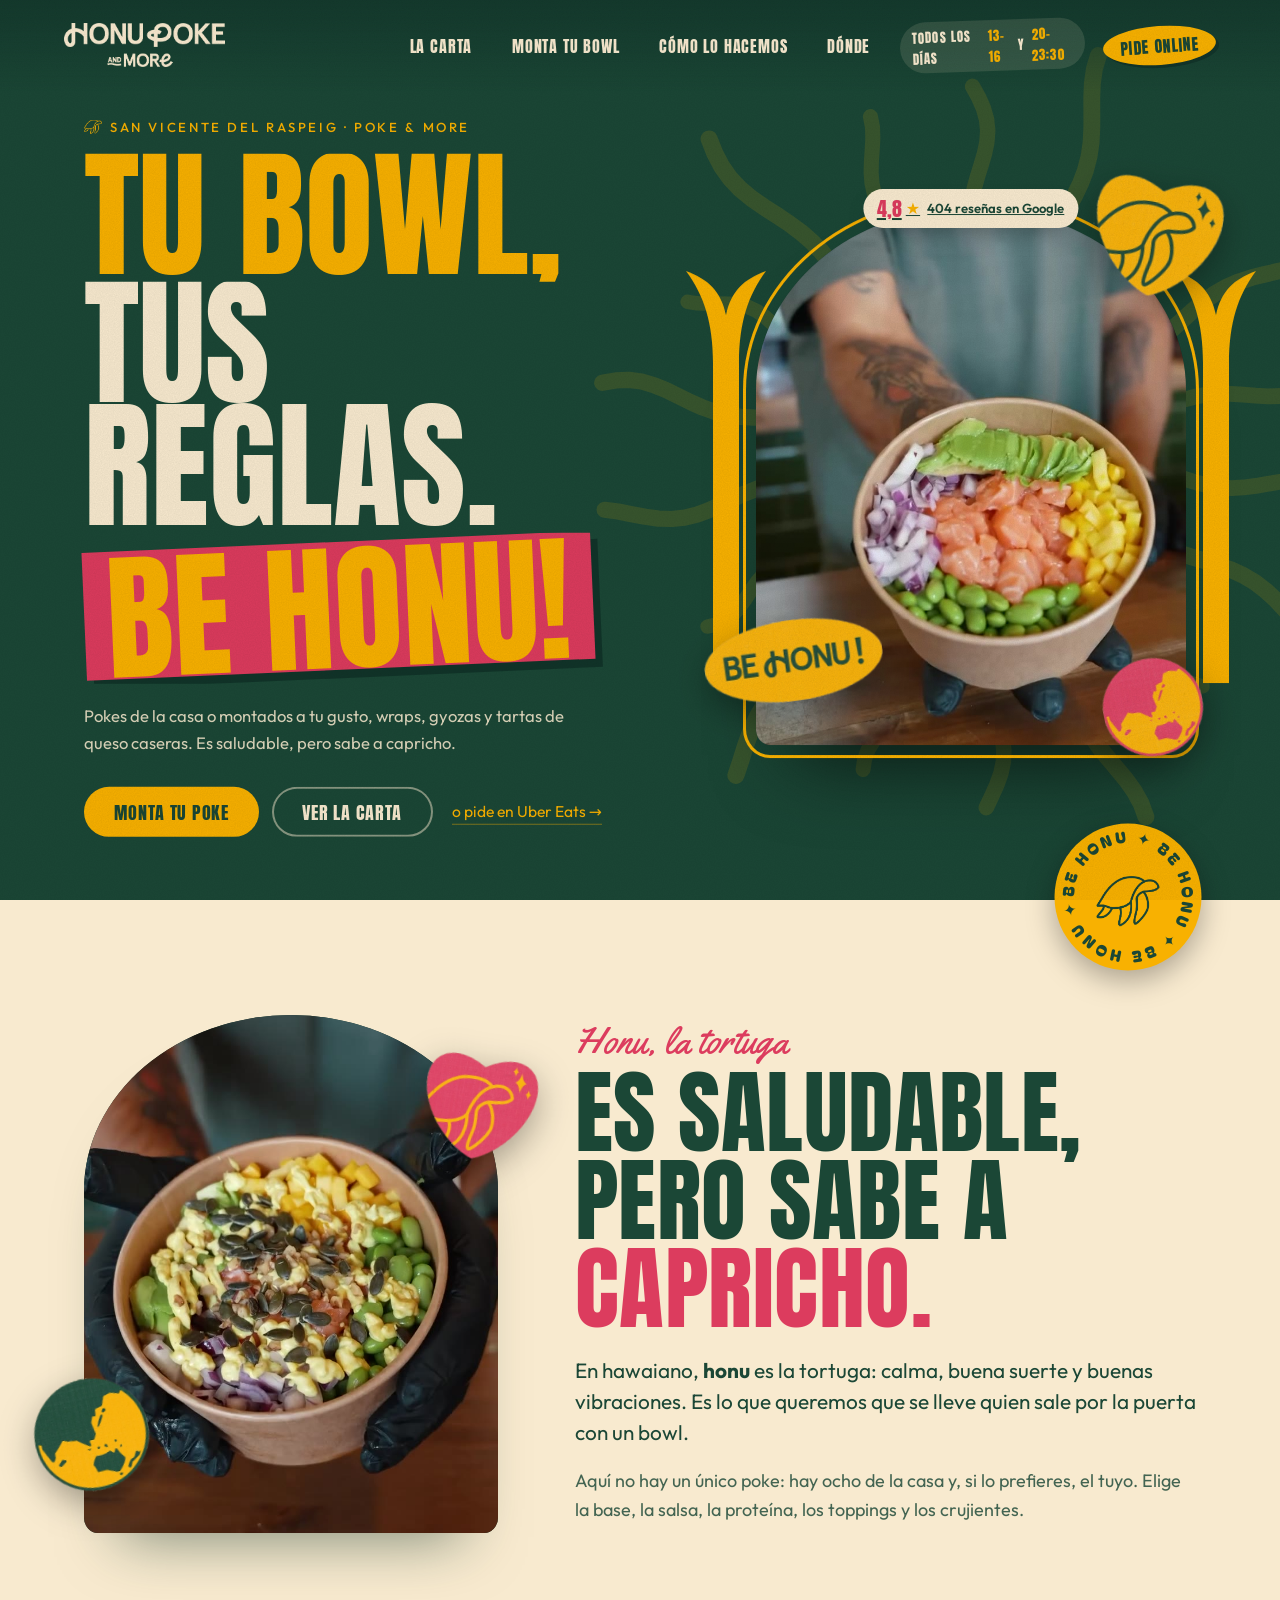
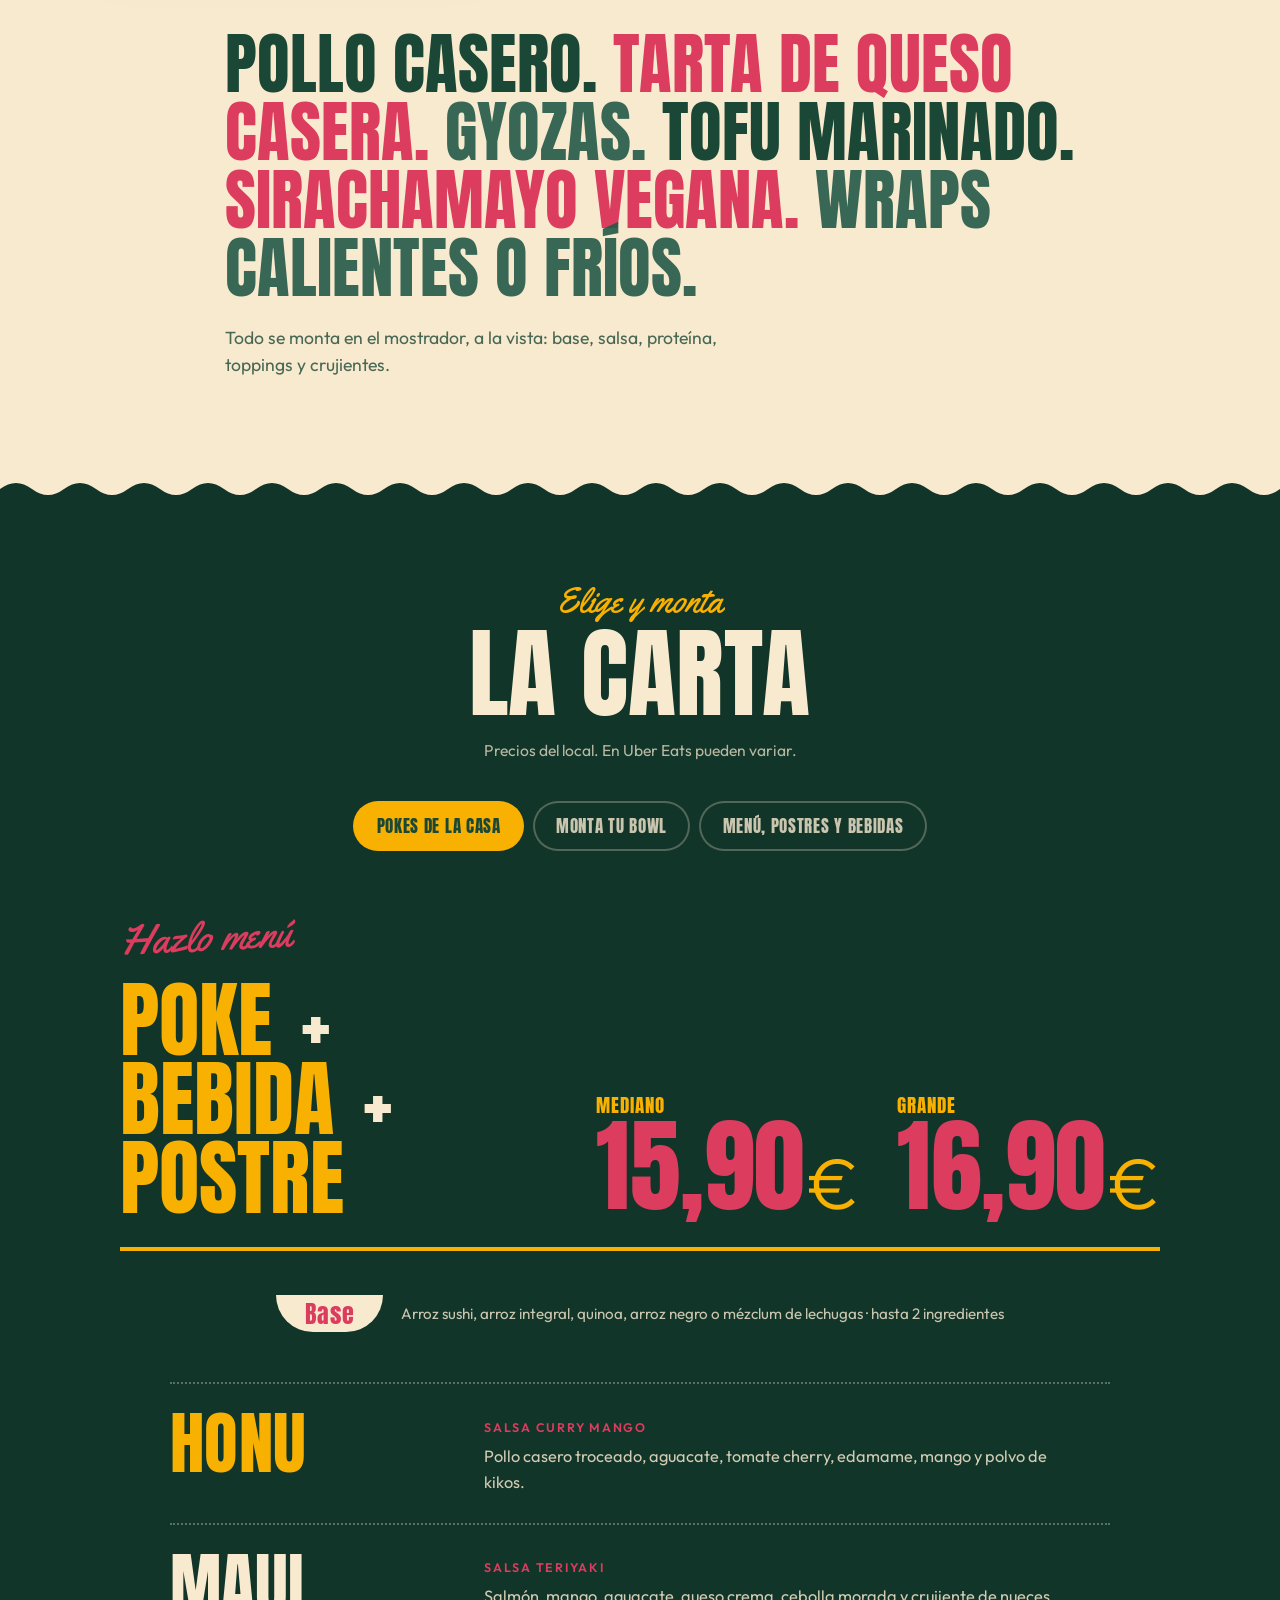
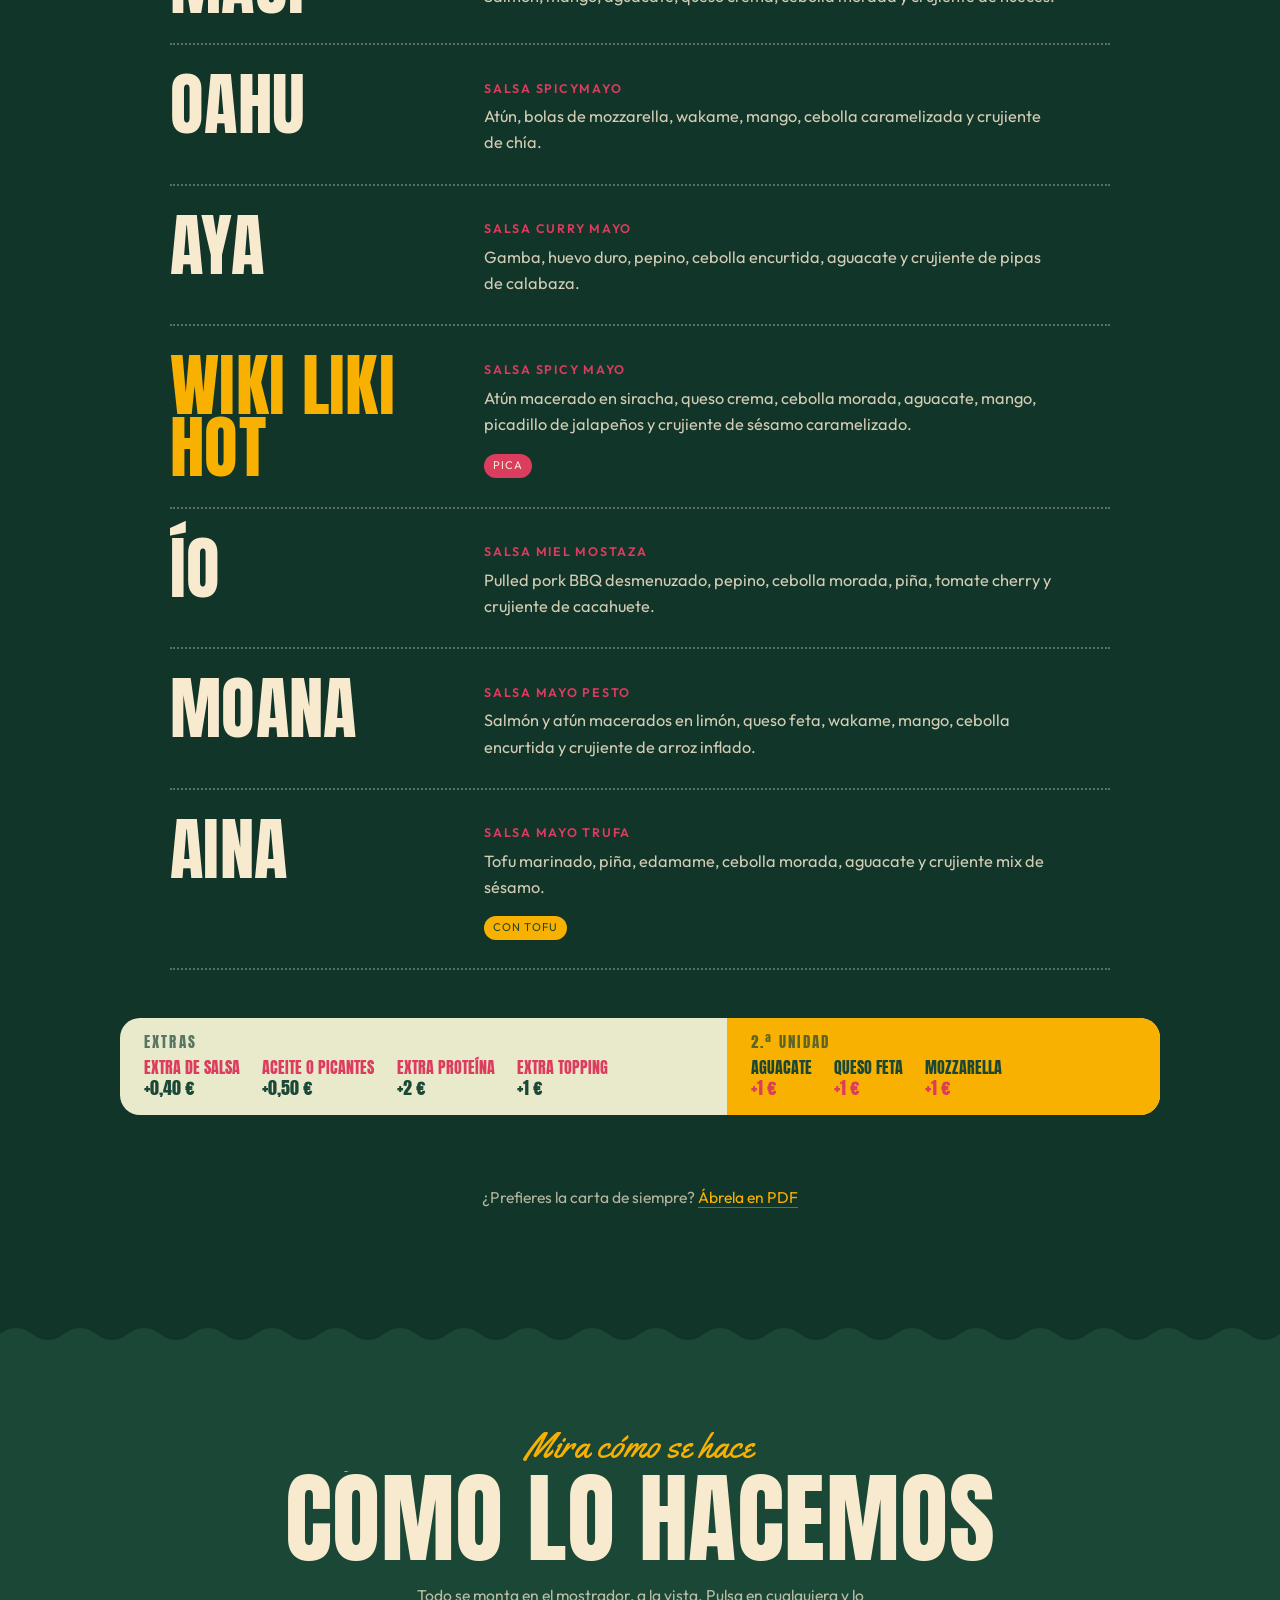
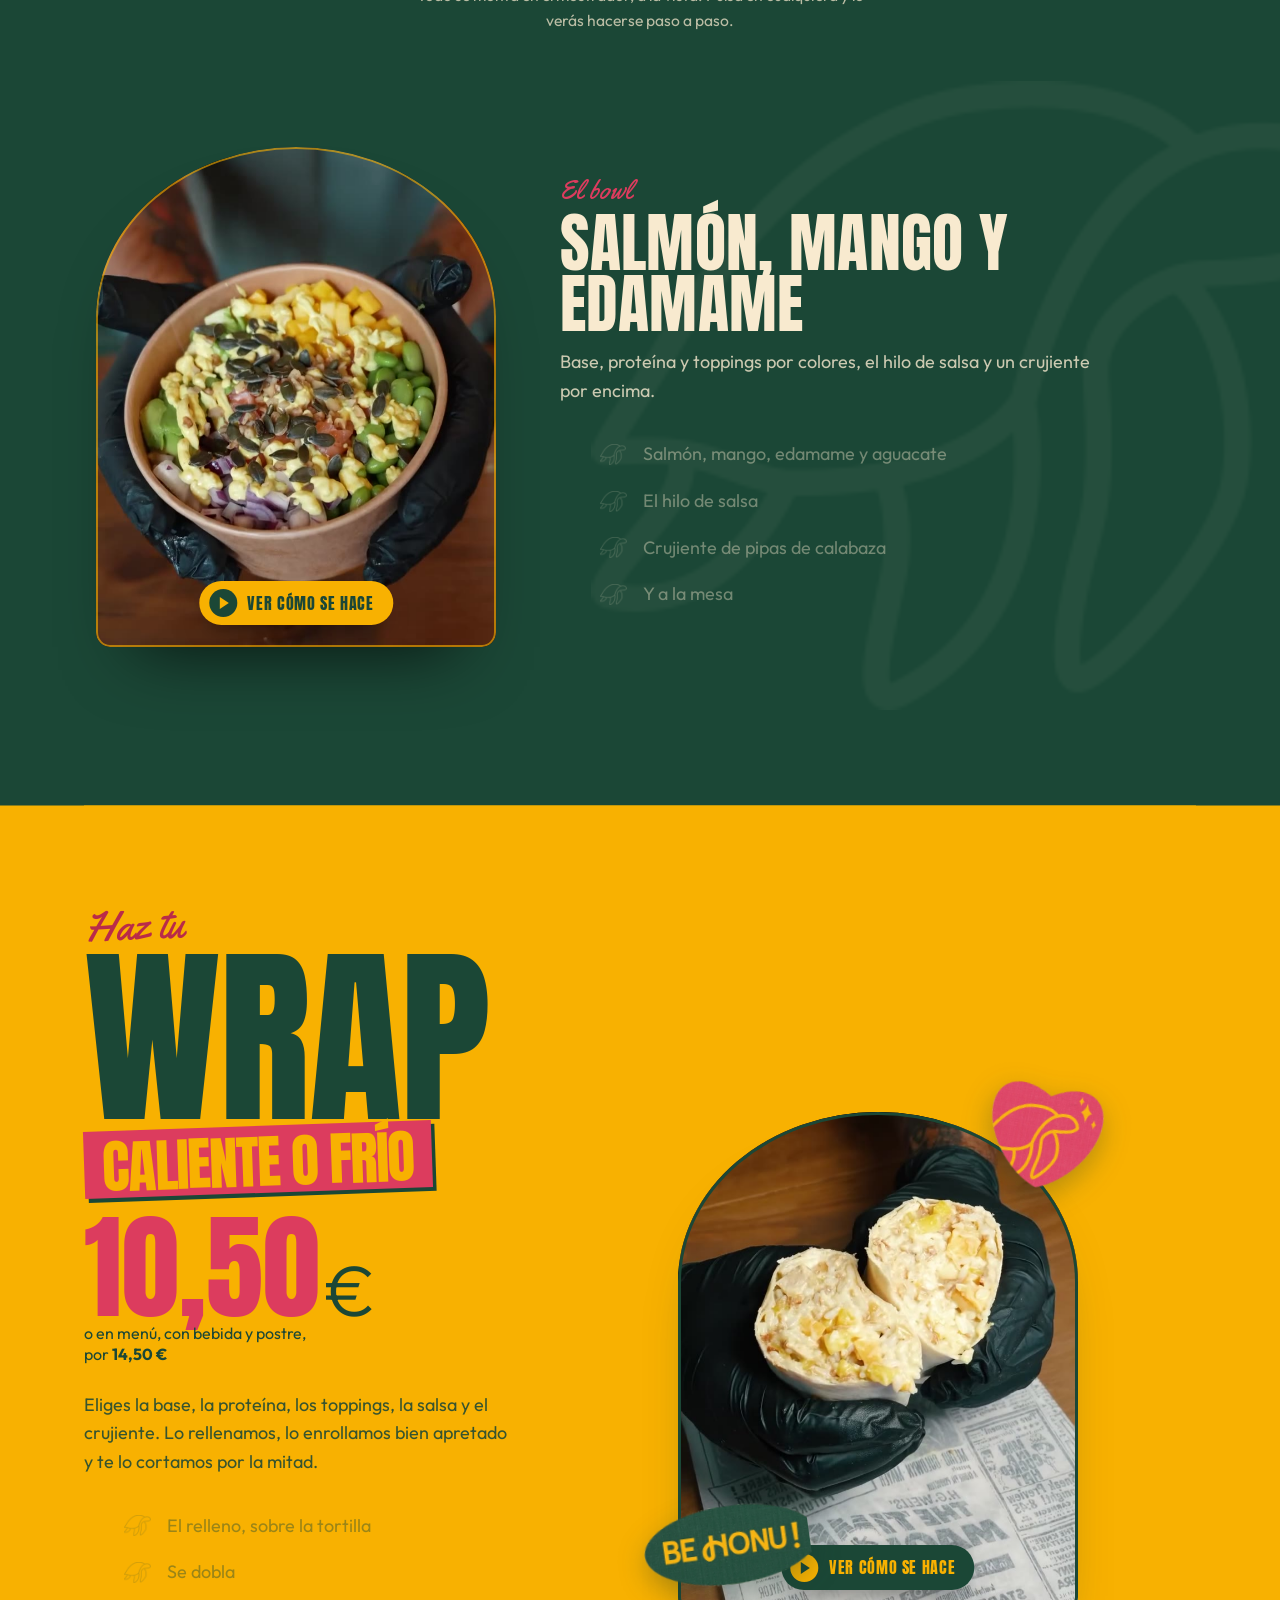
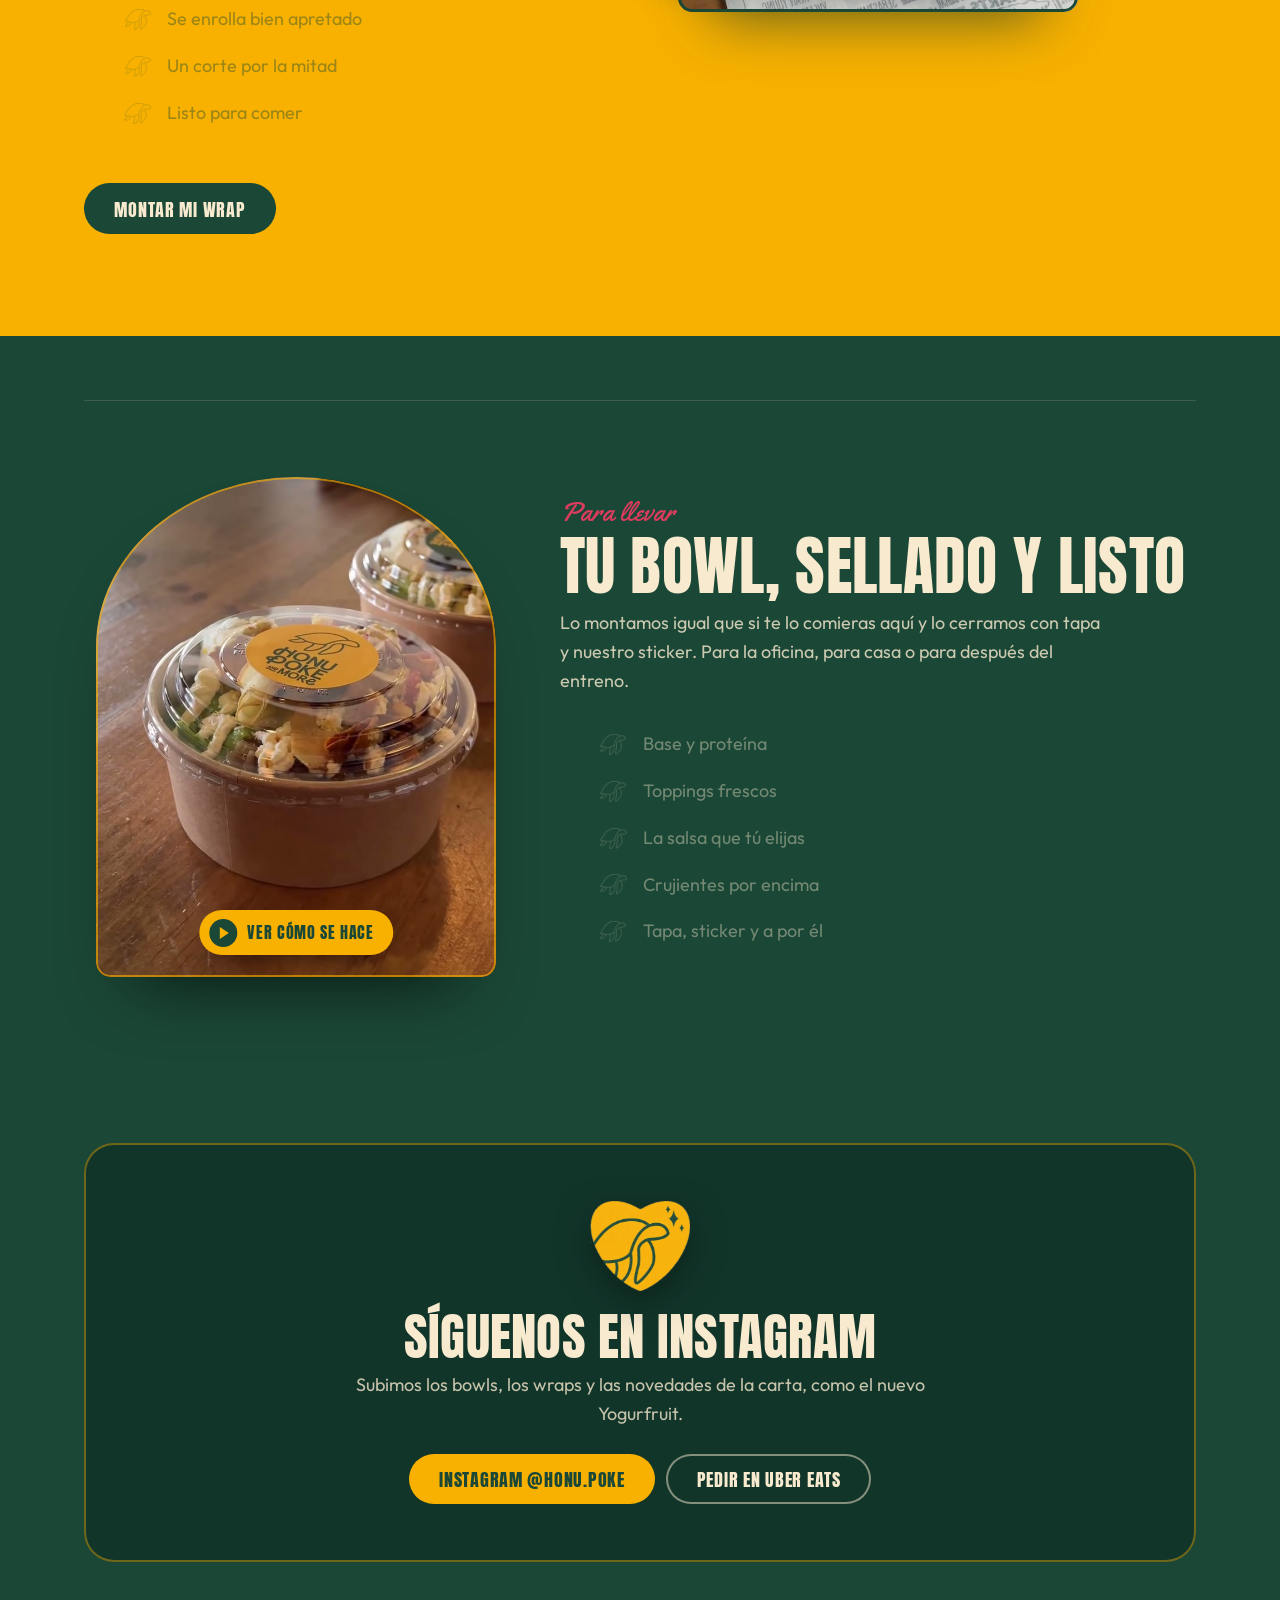
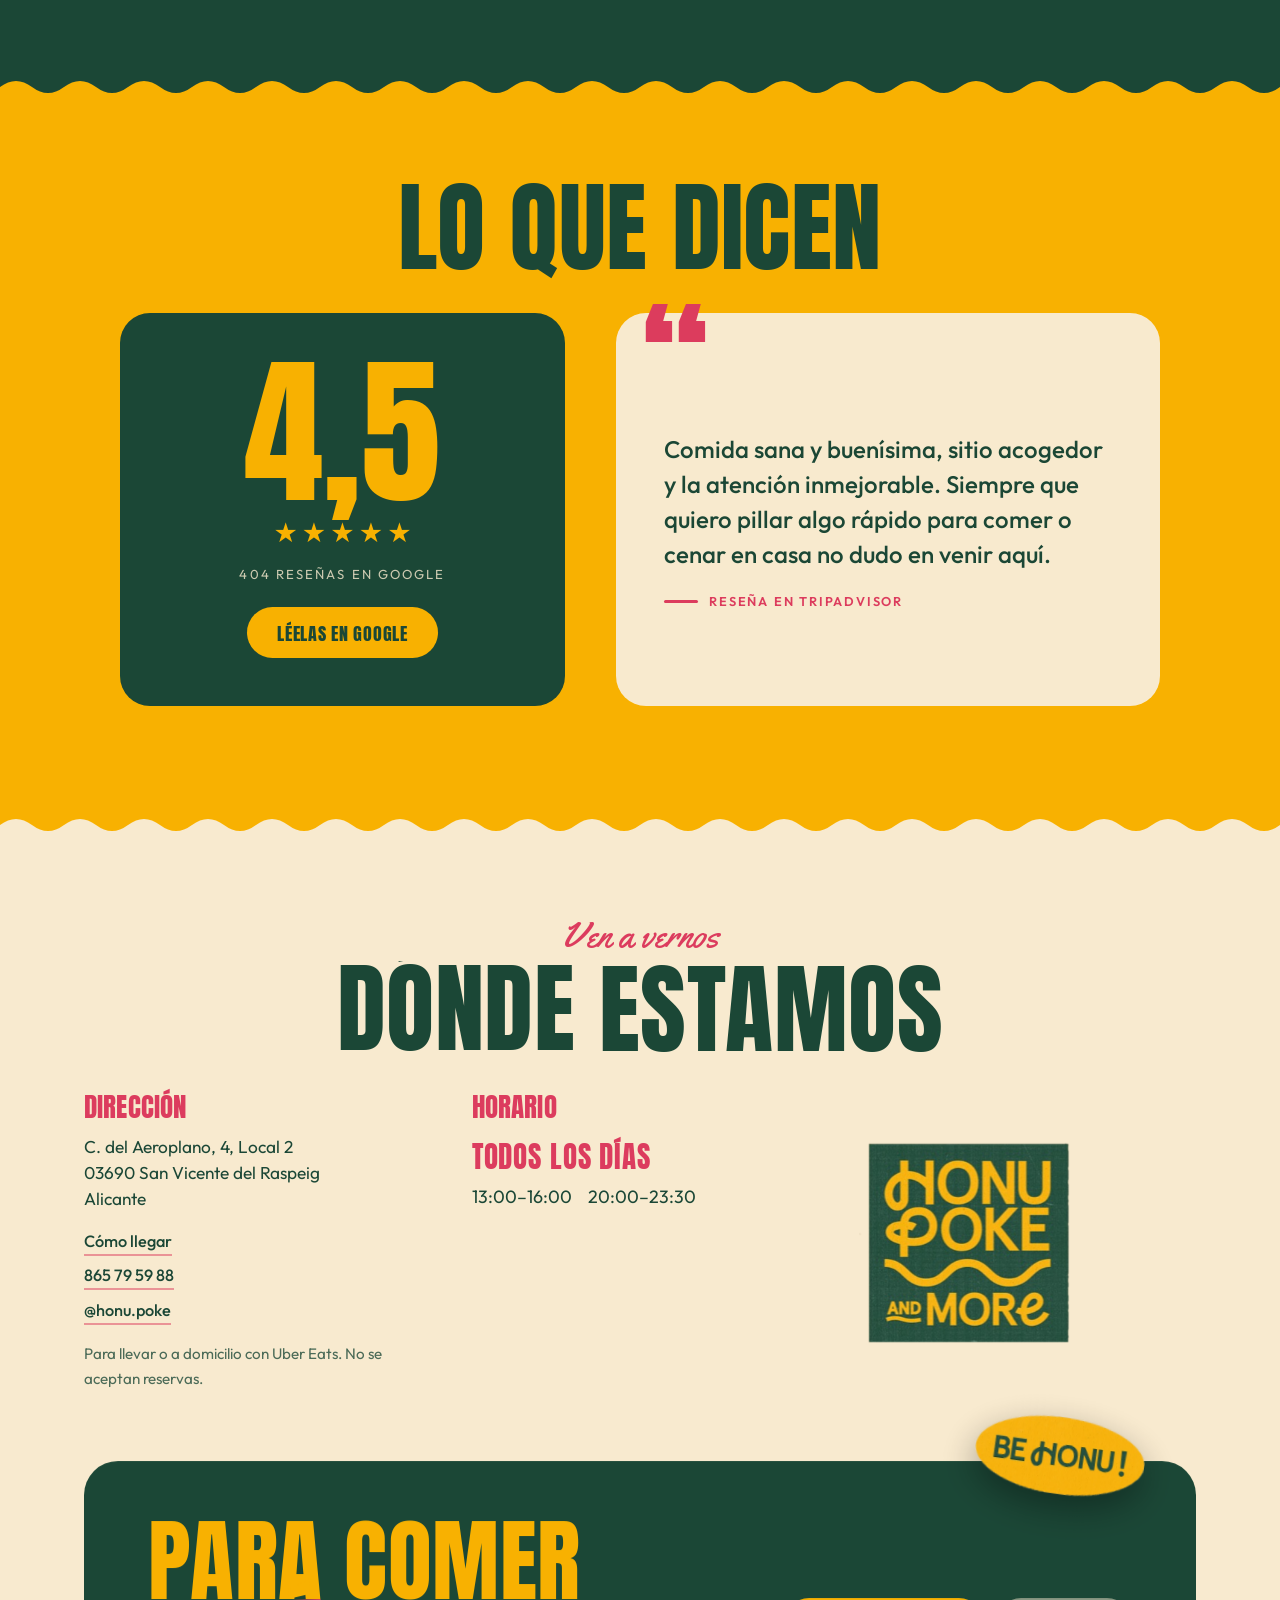
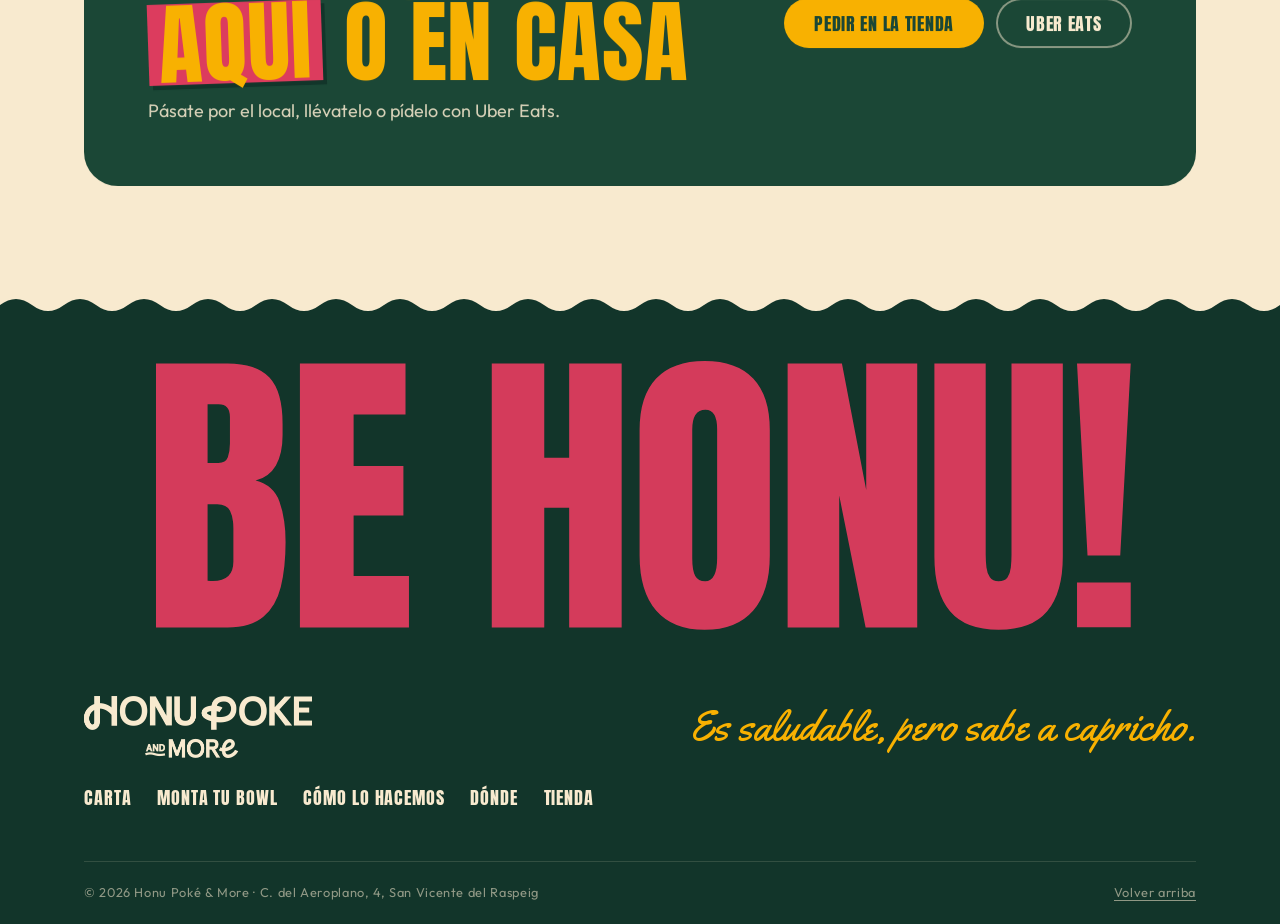
<file: index.html>
<!DOCTYPE html>
<html lang="es">
<head>
<meta charset="utf-8">
<meta name="viewport" content="width=device-width, initial-scale=1">
<title>Honu Poké & More · Pokes, wraps y gyozas en San Vicente del Raspeig</title>
<meta name="description" content="Pokes de la casa o hechos a tu gusto, wraps, gyozas y tartas de queso caseras en San Vicente del Raspeig. Saludable, pero sabe a capricho. Pide en el local o en Uber Eats.">
<meta name="theme-color" content="#1B4736">

<meta property="og:type" content="website">
<meta property="og:title" content="Honu Poké & More · Pokes, wraps y gyozas">
<meta property="og:description" content="Pokes, wraps y gyozas en San Vicente del Raspeig. Es saludable, pero sabe a capricho.">
<meta property="og:image" content="https://makeweb0.github.io/honu-poke/assets/img/og.jpg">
<meta property="og:locale" content="es_ES">
<meta name="twitter:card" content="summary_large_image">

<link rel="icon" href="assets/img/favicon-32.png" sizes="32x32">
<link rel="icon" href="assets/img/favicon-64.png" sizes="64x64">
<link rel="apple-touch-icon" href="assets/img/apple-touch-icon.png">
<link rel="preload" href="assets/fonts/anton-latin.woff2" as="font" type="font/woff2" crossorigin>
<link rel="stylesheet" href="css/style.css">
<link rel="stylesheet" href="css/personalidad.css">

<script type="application/ld+json">
{
  "@context": "https://schema.org",
  "@type": "Restaurant",
  "name": "Honu Poké & More",
  "servesCuisine": ["Poke", "Hawaiana", "Saludable", "Vegana"],
  "address": {
    "@type": "PostalAddress",
    "streetAddress": "Calle del Aeroplano, 4, Local 2",
    "postalCode": "03690",
    "addressLocality": "San Vicente del Raspeig",
    "addressRegion": "Alicante",
    "addressCountry": "ES"
  },
  "telephone": "+34865795988",
  "priceRange": "€€",
  "aggregateRating": { "@type": "AggregateRating", "ratingValue": "4.8", "reviewCount": "404" },
  "openingHoursSpecification": [{
    "@type": "OpeningHoursSpecification",
    "dayOfWeek": ["Monday","Tuesday","Wednesday","Thursday","Friday","Saturday","Sunday"],
    "opens": "13:00", "closes": "16:00"
  },{
    "@type": "OpeningHoursSpecification",
    "dayOfWeek": ["Monday","Tuesday","Wednesday","Thursday","Friday","Saturday","Sunday"],
    "opens": "20:00", "closes": "23:30"
  }],
  "sameAs": ["https://www.instagram.com/honu.poke/"]
}
</script>
</head>
<body id="top">

<a class="skip-link" href="#nosotros">Saltar al contenido</a>

<!-- NAVBAR -->
<header class="nav" id="nav">
  <a class="nav__logo" href="#top" aria-label="Honu Poké & More, inicio">
    <span class="logo-word" role="img" aria-label="Honu Poke and More"></span>
  </a>

  <nav class="nav__links" aria-label="Principal">
    <a href="#carta" data-tab="t-casa">La carta</a>
    <a href="#carta" data-tab="t-monta">Monta tu bowl</a>
    <a href="#proceso">Cómo lo hacemos</a>
    <a href="#visita">Dónde</a>
  </nav>

  <div class="nav__right">
    <p class="nav__status">Todos los días <b>13–16</b> y <b>20–23:30</b></p>
    <a class="btn btn--sm nav__cta" href="tienda.html"><span>Pide online</span></a>
    <button class="burger" id="burger" aria-expanded="false" aria-controls="menu-panel">
      <span class="burger__bar"></span><span class="burger__bar"></span><span class="burger__bar"></span>
      <span class="sr">Abrir el menú de navegación</span>
    </button>
  </div>
</header>

<!-- PANEL MÓVIL -->
<div class="panel" id="menu-panel" role="dialog" aria-modal="true" aria-label="Navegación">
  <svg class="panel__sun" data-sun viewBox="-100 -100 200 200" aria-hidden="true"></svg>
  <nav>
    <a href="#carta" data-tab="t-casa"><em>01</em>La carta</a>
    <a href="#carta" data-tab="t-monta"><em>02</em>Monta tu bowl</a>
    <a href="#proceso"><em>03</em>Cómo lo hacemos</a>
    <a href="#visita"><em>04</em>Dónde</a>
    <a href="tienda.html"><em>05</em>Tienda</a>
  </nav>
  <div class="panel__foot">
    <span>C. del Aeroplano, 4 · San Vicente del Raspeig</span>
    <a href="tel:+34865795988">865 79 59 88</a>
    <a href="https://www.instagram.com/honu.poke/" target="_blank" rel="noopener">@honu.poke</a>
  </div>
</div>

<main>

<!-- HERO -->
<section class="hero" id="inicio">
  <div class="hero__sun" aria-hidden="true"><svg data-sun viewBox="-100 -100 200 200"></svg></div>

  <div class="hero__grid">
    <div class="hero__text">
      <p class="hero__place"><span class="turtle turtle--sm" aria-hidden="true"></span> San Vicente del Raspeig · Poke &amp; more</p>
      <h1 class="hero__title">
        <span class="line l1"><span>Tu bowl,</span></span>
        <span class="line l2"><span>tus reglas.</span></span>
        <span class="line l3"><span><b class="strip">Be Honu!</b></span></span>
      </h1>
      <p class="hero__sub">Pokes de la casa o montados a tu gusto, wraps, gyozas y tartas de queso caseras. Es saludable, pero sabe a capricho.</p>
      <div class="hero__cta">
        <a class="btn" href="#carta" data-tab="t-monta"><span>Monta tu poke</span></a>
        <a class="btn btn--ghost" href="#carta" data-tab="t-casa"><span>Ver la carta</span></a>
        <a class="link" href="https://www.ubereats.com/es/store/honu-poke/i9mvTQm-RK2mBBhM6Uy6yA" target="_blank" rel="noopener">o pide en Uber Eats →</a>
      </div>
    </div>

    <div class="hero__media">
      <a class="hero__rating" href="https://www.google.com/search?hl=es-ES&gl=es&q=Honu+Pok%C3%A9,+C.+del+Aeroplano,+4,+03690+Alicante&ludocid=552835465339399173" target="_blank" rel="noopener">
        <b>4,8</b><span class="star" aria-hidden="true">★</span> 404 reseñas en Google
      </a>
      <svg class="leek leek--l" viewBox="-48 228 96 430" aria-hidden="true"><path d="M-13 650 L-13 330 C-13 290 -22 262 -40 238 C-18 246 -5 258 0 282 C5 258 18 246 40 238 C22 262 13 290 13 330 L13 650 Z"/></svg>
      <svg class="leek leek--r" viewBox="-48 228 96 430" aria-hidden="true"><path d="M-13 650 L-13 330 C-13 290 -22 262 -40 238 C-18 246 -5 258 0 282 C5 258 18 246 40 238 C22 262 13 290 13 330 L13 650 Z"/></svg>
      <div class="arch hero__arch">
        <video id="hero-video" src="assets/video/hero.mp4" poster="assets/img/bowl-salmon.jpg" muted loop playsinline preload="auto" aria-label="Montando un poke de salmón en el mostrador"></video>
      </div>
      <img class="sticker sticker--heart" src="assets/img/sticker-heart-yellow.png" alt="" width="297" height="268">
      <img class="sticker sticker--oval" src="assets/img/sticker-oval-yellow.png" alt="Be Honu!" width="401" height="181">
      <img class="sticker sticker--globe" src="assets/img/sticker-globe-pink.png" alt="" width="272" height="267">
    </div>
  </div>

</section>

<!-- sello giratorio entre el hero y la siguiente sección -->
<div class="band-wrap">
  <div class="stamp" aria-hidden="true">
    <svg viewBox="0 0 200 200">
      <circle cx="100" cy="100" r="98" class="stamp__bg"/>
      <defs><path id="stamp-ring" d="M100 100 m-72 0 a72 72 0 1 1 144 0 a72 72 0 1 1 -144 0"/></defs>
      <text class="stamp__txt" font-size="21"><textPath href="#stamp-ring" textLength="445" lengthAdjust="spacing">BE HONU ✦ BE HONU ✦ BE HONU ✦ </textPath></text>
      <image href="assets/img/turtle.png" x="58" y="72" width="84" height="67"/>
    </svg>
  </div>
</div>

<!-- SOBRE NOSOTROS -->
<section class="about" id="nosotros">
  <div class="wrap">
    <div class="about__grid">
      <div class="about__media">
        <div class="arch about__arch"><img src="assets/img/bowl-final.jpg" alt="Poke con salmón, mango, edamame, aguacate y pipas de calabaza sostenido con las dos manos" loading="lazy" width="720" height="1280" style="object-position:50% 62%"></div>
        <img class="sticker sticker--globe" src="assets/img/sticker-globe-green.png" alt="" loading="lazy" width="273" height="269">
        <img class="sticker sticker--heart" src="assets/img/sticker-heart-pink.png" alt="" loading="lazy" width="295" height="268">
      </div>
      <div class="about__copy">
        <p class="about__kicker script">Honu, la tortuga</p>
        <h2 class="about__title reveal-words">Es saludable, pero sabe a <em>capricho.</em></h2>
        <p class="about__lead">En hawaiano, <strong>honu</strong> es la tortuga: calma, buena suerte y buenas vibraciones. Es lo que queremos que se lleve quien sale por la puerta con un bowl.</p>
        <p class="about__text">Aquí no hay un único poke: hay ocho de la casa y, si lo prefieres, el tuyo. Elige la base, la salsa, la proteína, los toppings y los crujientes.</p>
      </div>
    </div>

    <div class="about__run">
      <p><span>Pollo casero.</span> <span>Tarta de queso casera.</span> <span>Gyozas.</span> <span>Tofu marinado.</span> <span>Sirachamayo vegana.</span> <span>Wraps calientes o fríos.</span></p>
      <p class="about__run-note">Todo se monta en el mostrador, a la vista: base, salsa, proteína, toppings y crujientes.</p>
    </div>
  </div>
</section>

<!-- CARTA -->
<section class="carta" id="carta">
  <div class="wrap">
    <header class="sec-head">
      <p class="sec-kicker script">Elige y monta</p>
      <h2 class="sec-title reveal-words">La carta</h2>
      <p class="sec-note">Precios del local. En Uber Eats pueden variar.</p>
    </header>

    <div class="tabs" role="tablist" aria-label="Secciones de la carta">
      <button role="tab" aria-selected="true"  aria-controls="t-casa"  id="tab-casa">Pokes de la casa</button>
      <button role="tab" aria-selected="false" aria-controls="t-monta" id="tab-monta">Monta tu bowl</button>
      <button role="tab" aria-selected="false" aria-controls="t-menu"  id="tab-menu">Menú, postres y bebidas</button>
    </div>

    <!-- POKES DE LA CASA -->
    <div class="tabpanel" id="t-casa" role="tabpanel" aria-labelledby="tab-casa">
      <div class="deal">
        <div class="deal__l">
          <span class="script">Hazlo menú</span>
          <p class="deal__eq">Poke <i>+</i> Bebida <i>+</i> Postre</p>
        </div>
        <div class="deal__prices">
          <p><span>Mediano</span><b>15,90<em>€</em></b></p>
          <p><span>Grande</span><b>16,90<em>€</em></b></p>
        </div>
      </div>
      <p class="base-note"><b>Base</b><span>Arroz sushi, arroz integral, quinoa, arroz negro o mézclum de lechugas · hasta 2 ingredientes</span></p>

      <div class="pokes">
        <article class="poke">
          <h3>Honu</h3>
          <p class="poke__sauce">Salsa curry mango</p>
          <p class="poke__ing">Pollo casero troceado, aguacate, tomate cherry, edamame, mango y polvo de kikos.</p>
        </article>
        <article class="poke">
          <h3>Maui</h3>
          <p class="poke__sauce">Salsa teriyaki</p>
          <p class="poke__ing">Salmón, mango, aguacate, queso crema, cebolla morada y crujiente de nueces.</p>
        </article>
        <article class="poke">
          <h3>Oahu</h3>
          <p class="poke__sauce">Salsa spicymayo</p>
          <p class="poke__ing">Atún, bolas de mozzarella, wakame, mango, cebolla caramelizada y crujiente de chía.</p>
        </article>
        <article class="poke">
          <h3>Aya</h3>
          <p class="poke__sauce">Salsa curry mayo</p>
          <p class="poke__ing">Gamba, huevo duro, pepino, cebolla encurtida, aguacate y crujiente de pipas de calabaza.</p>
        </article>
        <article class="poke">
          <h3>Wiki Liki Hot</h3>
          <p class="poke__sauce">Salsa spicy mayo</p>
          <p class="poke__ing">Atún macerado en siracha, queso crema, cebolla morada, aguacate, mango, picadillo de jalapeños y crujiente de sésamo caramelizado.</p>
          <div class="poke__tags"><span class="hot">Pica</span></div>
        </article>
        <article class="poke">
          <h3>Ío</h3>
          <p class="poke__sauce">Salsa miel mostaza</p>
          <p class="poke__ing">Pulled pork BBQ desmenuzado, pepino, cebolla morada, piña, tomate cherry y crujiente de cacahuete.</p>
        </article>
        <article class="poke">
          <h3>Moana</h3>
          <p class="poke__sauce">Salsa mayo pesto</p>
          <p class="poke__ing">Salmón y atún macerados en limón, queso feta, wakame, mango, cebolla encurtida y crujiente de arroz inflado.</p>
        </article>
        <article class="poke">
          <h3>Aina</h3>
          <p class="poke__sauce">Salsa mayo trufa</p>
          <p class="poke__ing">Tofu marinado, piña, edamame, cebolla morada, aguacate y crujiente mix de sésamo.</p>
          <div class="poke__tags"><span class="veg">Con tofu</span></div>
        </article>
      </div>

      <div class="extras">
        <div class="extras__col">
          <h4>Extras</h4>
          <span class="extras__item">Extra de salsa<b>+0,40&nbsp;€</b></span>
          <span class="extras__item">Aceite o picantes<b>+0,50&nbsp;€</b></span>
          <span class="extras__item">Extra proteína<b>+2&nbsp;€</b></span>
          <span class="extras__item">Extra topping<b>+1&nbsp;€</b></span>
        </div>
        <div class="extras__col extras__col--y">
          <h4>2.ª unidad</h4>
          <span class="extras__item">Aguacate<b>+1&nbsp;€</b></span>
          <span class="extras__item">Queso feta<b>+1&nbsp;€</b></span>
          <span class="extras__item">Mozzarella<b>+1&nbsp;€</b></span>
        </div>
      </div>
    </div>

    <!-- MONTA TU BOWL (se pinta con JS) -->
    <div class="tabpanel" id="t-monta" role="tabpanel" aria-labelledby="tab-monta" hidden>
      <div class="bld" id="builder">
        <div class="bld__main">
          <div class="bld__bar">
            <div class="group"><span>¿Qué te apetece?</span>
              <div class="seg" id="seg-kind" role="group" aria-label="Tipo">
                <button type="button" data-kind="poke" aria-pressed="true">Poke</button>
                <button type="button" data-kind="wrap" aria-pressed="false">Wrap</button>
              </div>
            </div>
            <div class="group" id="grp-size"><span>Tamaño</span>
              <div class="seg seg--pink" id="seg-size" role="group" aria-label="Tamaño"></div>
            </div>
            <div class="group" id="grp-temp" hidden><span>Temperatura</span>
              <div class="seg seg--pink" id="seg-temp" role="group" aria-label="Temperatura">
                <button type="button" data-temp="Caliente" aria-pressed="true">Caliente</button>
                <button type="button" data-temp="Frío" aria-pressed="false">Frío</button>
              </div>
            </div>
          </div>
          <div id="steps"></div>
          <div class="xtras" id="xtras"></div>
        </div>

        <aside class="sum" aria-live="polite">
          <h3>Tu <span id="sum-kind">poke</span></h3>
          <p class="sum__sub" id="sum-size">Mediano</p>
          <ul class="sum__list" id="sum-list"></ul>
          <label class="menu-toggle"><input type="checkbox" id="menu-on"><span class="box" aria-hidden="true"></span>
            <span><b>Hazlo menú</b><br><span id="menu-desc">+ bebida + postre</span></span></label>
          <p class="sum__miss" id="sum-miss" hidden></p>
          <p class="sum__total"><span>Total</span><strong id="sum-total">11,90&nbsp;€</strong></p>
          <div class="sum__btns">
            <a class="btn btn--pink" href="https://www.ubereats.com/es/store/honu-poke/i9mvTQm-RK2mBBhM6Uy6yA" target="_blank" rel="noopener"><span>Pedir en Uber Eats</span></a>
            <button class="btn btn--green" type="button" id="copy"><span>Copiar mi pedido</span></button>
            <a class="btn btn--line" href="tel:+34865795988"><span>Llamar al local</span></a>
          </div>
          <p class="sum__hint">Copia tu pedido y dícelo en el local o por teléfono. En Uber Eats lo montas con sus opciones.</p>
        </aside>
      </div>
    </div>

    <!-- MENÚ, POSTRES Y BEBIDAS -->
    <div class="tabpanel" id="t-menu" role="tabpanel" aria-labelledby="tab-menu" hidden>
      <div class="menu-grid">
        <article class="mcard mcard--y">
          <h3>Completa tu menú</h3>
          <p class="big">Poke <i>+</i> Bebida <i>+</i> Postre</p>
          <p class="prices"><span>Mediano 15,90&nbsp;€</span><span>Grande 16,90&nbsp;€</span></p>
          <p class="big">Wrap <i>+</i> Bebida <i>+</i> Postre</p>
          <p class="prices"><span>Menú 14,50&nbsp;€</span></p>
        </article>

        <article class="mcard">
          <h3>Postres menú</h3>
          <ul class="mlist">
            <li><span>Tarta de queso casera</span></li>
            <li><span>Tarta de queso y pistacho casera</span></li>
            <li><span>Tarta de queso y Kinder casera</span></li>
            <li><span>Yogurfruit <span class="tag">Nuevo</span><i>Yogur, granola, mango, kiwi y plátano. Crema a elegir: miel, chocolate o pistacho.</i></span><b>+1&nbsp;€</b></li>
          </ul>
        </article>

        <article class="mcard mcard--s">
          <h3>Refrescos y cervezas</h3>
          <p><strong>Refrescos menú:</strong> agua, Coca-Cola, Aquarius, Nestea o Fanta.</p>
          <p><strong>Cervezas menú:</strong> Mahou 5 Estrellas o Mahou Tostada 00. <b style="color:var(--pink)">+0,50&nbsp;€</b></p>
        </article>

        <article class="mcard mcard--g">
          <h3>Para compartir</h3>
          <ul class="mlist">
            <li><span>Gyozas de pollo y vegetales</span><b>5,90&nbsp;€</b></li>
            <li><span>Gyozas de cerdo y vegetales</span><b>5,90&nbsp;€</b></li>
            <li><span>Gyozas vegetales</span><b>5,90&nbsp;€</b></li>
          </ul>
        </article>

        <article class="mcard">
          <h3>Bebidas y postres</h3>
          <ul class="mlist">
            <li><span>Agua</span><b>1,50&nbsp;€</b></li>
            <li><span>Refresco</span><b>1,70&nbsp;€</b></li>
            <li><span>Cerveza</span><b>2,60&nbsp;€</b></li>
            <li><span>Cerveza 00</span><b>2,90&nbsp;€</b></li>
            <li><span>Postres</span><b>4,90&nbsp;€</b></li>
          </ul>
        </article>
      </div>
    </div>

    <p class="carta__pdf">¿Prefieres la carta de siempre? <a class="link" href="assets/Carta_HonuPoke_Febrero.pdf" target="_blank" rel="noopener">Ábrela en PDF</a></p>
  </div>
</section>

<!-- CÓMO LO HACEMOS -->
<section class="proc" id="proceso">
  <span class="proc__wm turtle" aria-hidden="true"></span>

  <div class="wrap">
    <header class="sec-head">
      <p class="sec-kicker script">Mira cómo se hace</p>
      <h2 class="sec-title reveal-words">Cómo lo hacemos</h2>
      <p class="sec-note" style="color:var(--cream)">Todo se monta en el mostrador, a la vista. Pulsa en cualquiera y lo verás hacerse paso a paso.</p>
    </header>

    <!-- 1. POKE DE SALMÓN -->
    <article class="reel" id="reel-poke">
      <div class="reel__media">
        <div class="arch arch--reel">
          <video class="reel__video" src="assets/video/bowl-salmon.mp4" muted loop playsinline preload="none" tabindex="-1"></video>
          <img class="reel__still" src="assets/img/bowl-final.jpg" alt="Poke terminado con salmón, mango, edamame y pipas de calabaza" style="object-position:50% 62%">
          <button class="reel__btn" type="button"><span class="reel__ico" aria-hidden="true"></span><span>Ver cómo se hace</span></button>
          <span class="reel__sound" aria-hidden="true">Sonido</span>
        </div>
        <div class="reel__bar" aria-hidden="true"><i></i></div>
      </div>
      <div class="reel__info">
        <p class="reel__eyebrow script">El bowl</p>
        <h3>Salmón, mango y edamame</h3>
        <p class="reel__lead">Base, proteína y toppings por colores, el hilo de salsa y un crujiente por encima.</p>
        <ol class="steps" data-steps="0.8,2|2,3|3,4.2|4.2,6.4">
          <li><span class="steps__mark" aria-hidden="true"></span>Salmón, mango, edamame y aguacate</li>
          <li><span class="steps__mark" aria-hidden="true"></span>El hilo de salsa</li>
          <li><span class="steps__mark" aria-hidden="true"></span>Crujiente de pipas de calabaza</li>
          <li><span class="steps__mark" aria-hidden="true"></span>Y a la mesa</li>
        </ol>
      </div>
    </article>

    <!-- 2. WRAP -->
    <article class="reel reel--flip reel--wrap" id="reel-wrap">
      <div class="reel__media">
        <div class="arch arch--reel">
          <video class="reel__video" src="assets/video/wrap.mp4" muted loop playsinline preload="none" tabindex="-1"></video>
          <img class="reel__still" src="assets/img/wrap-corte.jpg" alt="Wrap cortado por la mitad" style="object-position:50% 62%">
          <button class="reel__btn" type="button"><span class="reel__ico" aria-hidden="true"></span><span>Ver cómo se hace</span></button>
          <span class="reel__sound" aria-hidden="true">Sonido</span>
        </div>
        <div class="reel__bar" aria-hidden="true"><i></i></div>
        <img class="sticker wrap__heart" src="assets/img/sticker-heart-pink.png" alt="" loading="lazy" width="295" height="268">
        <img class="sticker wrap__oval" src="assets/img/sticker-oval-green.png" alt="" loading="lazy" width="381" height="182">
      </div>
      <div class="reel__info">
        <p class="reel__eyebrow script">Haz tu</p>
        <h3 class="wrap__title">Wrap<span class="strip">caliente o frío</span></h3>
        <p class="wrap__price"><b>10,50<em>€</em></b><span>o en menú, con bebida y postre,<br>por <strong>14,50&nbsp;€</strong></span></p>
        <p class="reel__lead">Eliges la base, la proteína, los toppings, la salsa y el crujiente. Lo rellenamos, lo enrollamos bien apretado y te lo cortamos por la mitad.</p>
        <ol class="steps" data-steps="0,1.8|1.8,4|4,7|7,8.6|8.6,10.8">
          <li><span class="steps__mark" aria-hidden="true"></span>El relleno, sobre la tortilla</li>
          <li><span class="steps__mark" aria-hidden="true"></span>Se dobla</li>
          <li><span class="steps__mark" aria-hidden="true"></span>Se enrolla bien apretado</li>
          <li><span class="steps__mark" aria-hidden="true"></span>Un corte por la mitad</li>
          <li><span class="steps__mark" aria-hidden="true"></span>Listo para comer</li>
        </ol>
        <a class="btn btn--green wrap__cta" href="#carta" data-tab="t-monta" data-kind="wrap"><span>Montar mi wrap</span></a>
      </div>
    </article>

    <!-- 3. PARA LLEVAR -->
    <article class="reel" id="reel-llevar">
      <div class="reel__media">
        <div class="arch arch--reel">
          <video class="reel__video" src="assets/video/bowl-llevar.mp4" muted loop playsinline preload="none" tabindex="-1"></video>
          <img class="reel__still" src="assets/img/bowl-llevar-sticker.jpg" alt="Bowl cerrado con tapa transparente y el sticker de Honu Poke and More" style="object-position:50% 62%">
          <button class="reel__btn" type="button"><span class="reel__ico" aria-hidden="true"></span><span>Ver cómo se hace</span></button>
          <span class="reel__sound" aria-hidden="true">Sonido</span>
        </div>
        <div class="reel__bar" aria-hidden="true"><i></i></div>
      </div>
      <div class="reel__info">
        <p class="reel__eyebrow script">Para llevar</p>
        <h3>Tu bowl, sellado y listo</h3>
        <p class="reel__lead">Lo montamos igual que si te lo comieras aquí y lo cerramos con tapa y nuestro sticker. Para la oficina, para casa o para después del entreno.</p>
        <ol class="steps" data-steps="0,1.3|1.3,2.3|2.3,4|4,6|6,9.6">
          <li><span class="steps__mark" aria-hidden="true"></span>Base y proteína</li>
          <li><span class="steps__mark" aria-hidden="true"></span>Toppings frescos</li>
          <li><span class="steps__mark" aria-hidden="true"></span>La salsa que tú elijas</li>
          <li><span class="steps__mark" aria-hidden="true"></span>Crujientes por encima</li>
          <li><span class="steps__mark" aria-hidden="true"></span>Tapa, sticker y a por él</li>
        </ol>
      </div>
    </article>

    <div class="proc__cta">
      <img class="sticker" src="assets/img/sticker-heart-yellow.png" alt="" loading="lazy" width="297" height="268">
      <h3>Síguenos en Instagram</h3>
      <p>Subimos los bowls, los wraps y las novedades de la carta, como el nuevo Yogurfruit.</p>
      <div class="proc__cta-btns">
        <a class="btn" href="https://www.instagram.com/honu.poke/" target="_blank" rel="noopener"><span>Instagram @honu.poke</span></a>
        <a class="btn btn--ghost" href="https://www.ubereats.com/es/store/honu-poke/i9mvTQm-RK2mBBhM6Uy6yA" target="_blank" rel="noopener"><span>Pedir en Uber Eats</span></a>
      </div>
    </div>
  </div>
</section>

<!-- RESEÑAS -->
<section class="revs" id="resenas">
  <div class="wrap">
    <header class="sec-head">
      <h2 class="sec-title reveal-words">Lo que dicen</h2>
    </header>

    <div class="revs__grid">
      <div class="score">
        <div class="score__num"><span class="count" data-to="4.8" data-dec="1">0,0</span></div>
        <div class="score__stars" aria-hidden="true"><span>★</span><span>★</span><span>★</span><span>★</span><span>★</span></div>
        <p>404 reseñas en Google</p>
        <a class="btn" href="https://www.google.com/search?hl=es-ES&gl=es&q=Honu+Pok%C3%A9,+C.+del+Aeroplano,+4,+03690+Alicante&ludocid=552835465339399173" target="_blank" rel="noopener"><span>Léelas en Google</span></a>
      </div>
      <blockquote class="quote">
        <p>Comida sana y buenísima, sitio acogedor y la atención inmejorable. Siempre que quiero pillar algo rápido para comer o cenar en casa no dudo en venir aquí.</p>
        <footer>Reseña en Tripadvisor</footer>
      </blockquote>
    </div>

  </div>
</section>

<!-- DÓNDE -->
<section class="visit" id="visita">
  <div class="wrap">
    <header class="sec-head">
      <p class="sec-kicker script">Ven a vernos</p>
      <h2 class="sec-title reveal-words">Dónde estamos</h2>
    </header>

    <div class="visit__grid">
      <div>
        <h3>Dirección</h3>
        <address>C. del Aeroplano, 4, Local 2<br>03690 San Vicente del Raspeig<br>Alicante</address>
        <div class="visit__links">
          <a href="https://www.google.com/maps/search/?api=1&amp;query=Honu+Pok%C3%A9+C.+del+Aeroplano+4+Sant+Vicent+del+Raspeig" target="_blank" rel="noopener">Cómo llegar</a>
          <a href="tel:+34865795988">865 79 59 88</a>
          <a href="https://www.instagram.com/honu.poke/" target="_blank" rel="noopener">@honu.poke</a>
        </div>
        <p class="visit__note">Para llevar o a domicilio con Uber Eats. No se aceptan reservas.</p>
      </div>

      <div>
        <h3>Horario</h3>
        <p class="hours-line"><b>Todos los días</b><span>13:00–16:00</span><span>20:00–23:30</span></p>
      </div>

      <div class="visit__brand">
        <img src="assets/img/sticker-square-green.png" alt="Honu Poke and More" loading="lazy" width="281" height="267">
      </div>
    </div>

    <div class="order">
      <div>
        <h2>Para comer <em>aquí</em> o en casa</h2>
        <p>Pásate por el local, llévatelo o pídelo con Uber Eats.</p>
      </div>
      <div class="order__btns">
        <a class="btn" href="tienda.html"><span>Pedir en la tienda</span></a>
        <a class="btn btn--ghost" href="https://www.ubereats.com/es/store/honu-poke/i9mvTQm-RK2mBBhM6Uy6yA" target="_blank" rel="noopener"><span>Uber Eats</span></a>
      </div>
      <img class="sticker" src="assets/img/sticker-oval-yellow.png" alt="" loading="lazy" width="401" height="181">
    </div>
  </div>
</section>

</main>

<!-- FOOTER -->
<footer class="foot" id="contacto">
  <div class="wrap">
    <p class="foot__giant" aria-hidden="true">Be Honu!</p>
    <div class="foot__row">
      <span class="logo-word" role="img" aria-label="Honu Poke and More"></span>
      <p class="foot__tag">Es saludable, pero sabe a capricho.</p>
      <nav class="foot__nav" aria-label="Pie">
        <a href="#carta" data-tab="t-casa">Carta</a>
        <a href="#carta" data-tab="t-monta">Monta tu bowl</a>
        <a href="#proceso">Cómo lo hacemos</a>
        <a href="#visita">Dónde</a>
        <a href="tienda.html">Tienda</a>
      </nav>
    </div>
    <div class="foot__bar">
      <p>© <span id="year">2026</span> Honu Poké &amp; More · C. del Aeroplano, 4, San Vicente del Raspeig</p>
      <p><a href="#top">Volver arriba</a></p>
    </div>
  </div>
</footer>

<div class="toast" id="toast" role="status" aria-live="polite"></div>

<script src="assets/js/gsap.min.js"></script>
<script src="assets/js/ScrollTrigger.min.js"></script>
<script src="js/main.js"></script>
</body>
</html>
</file>
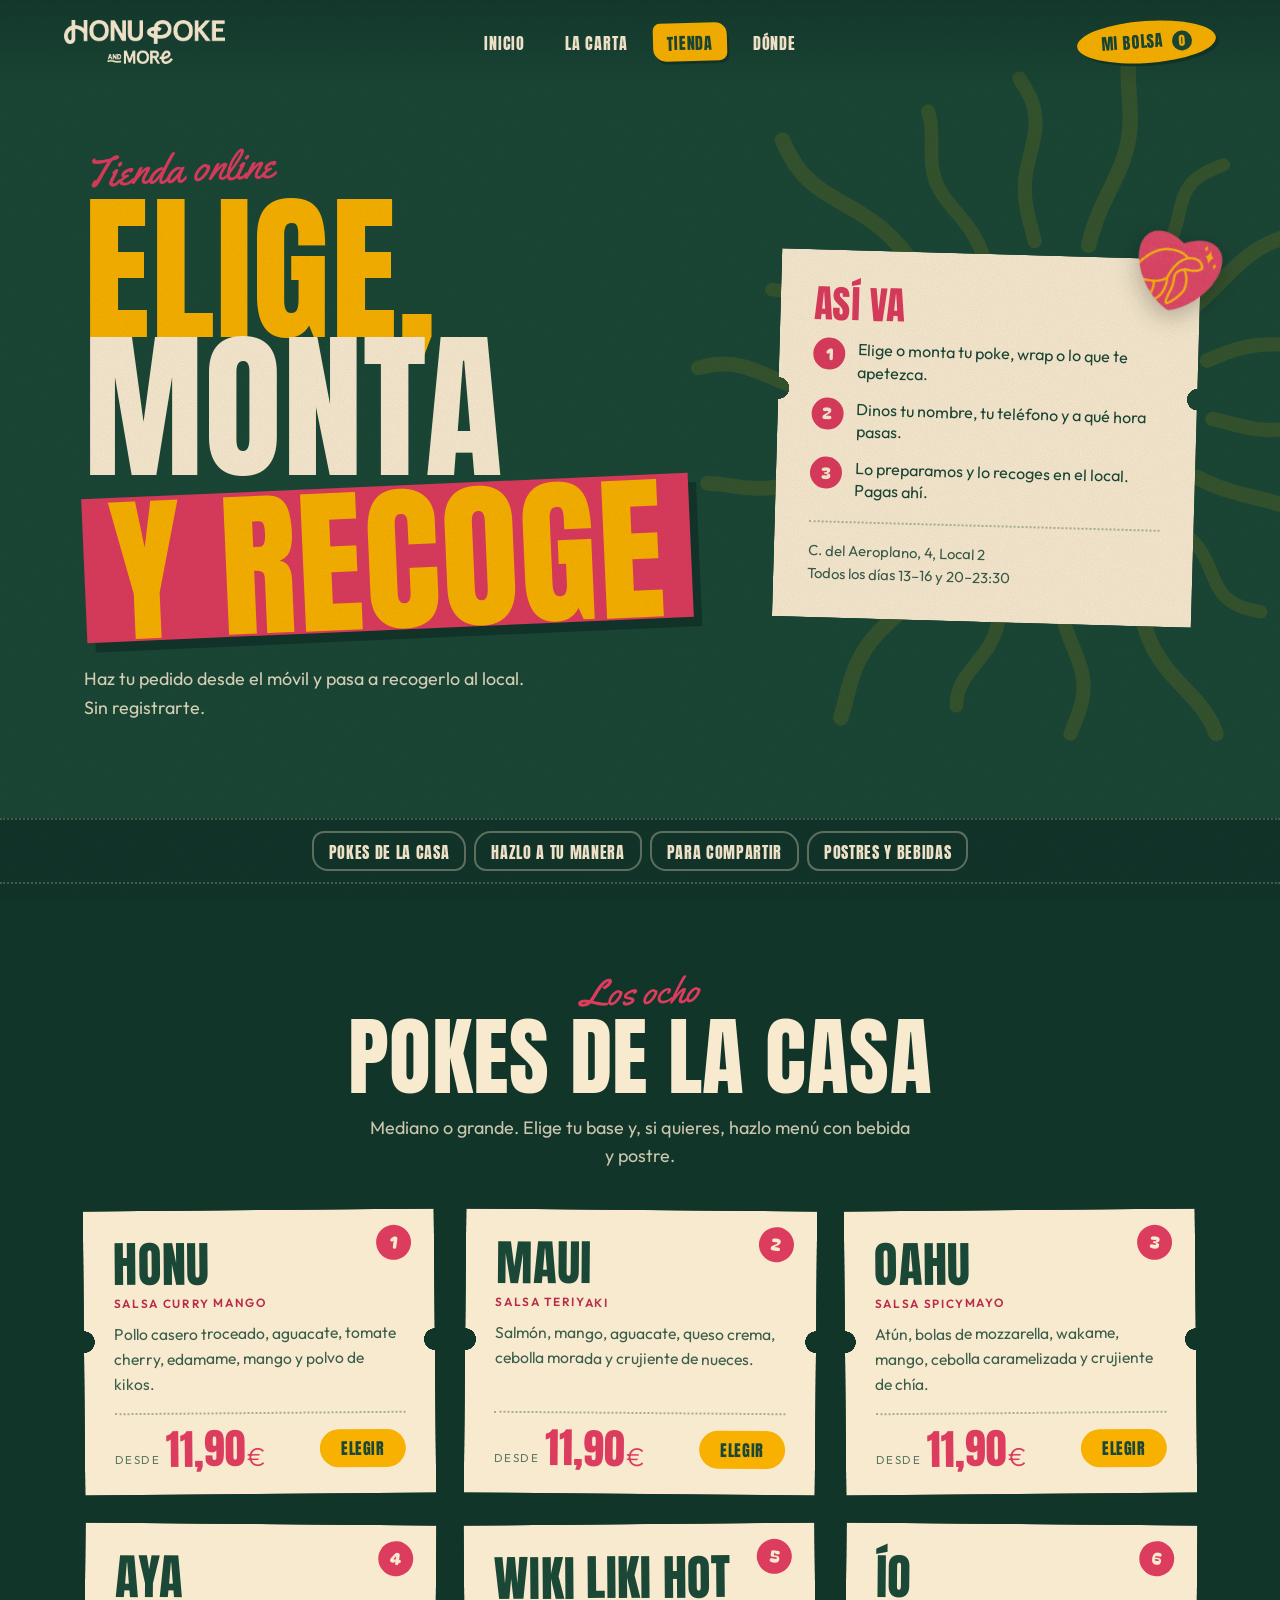
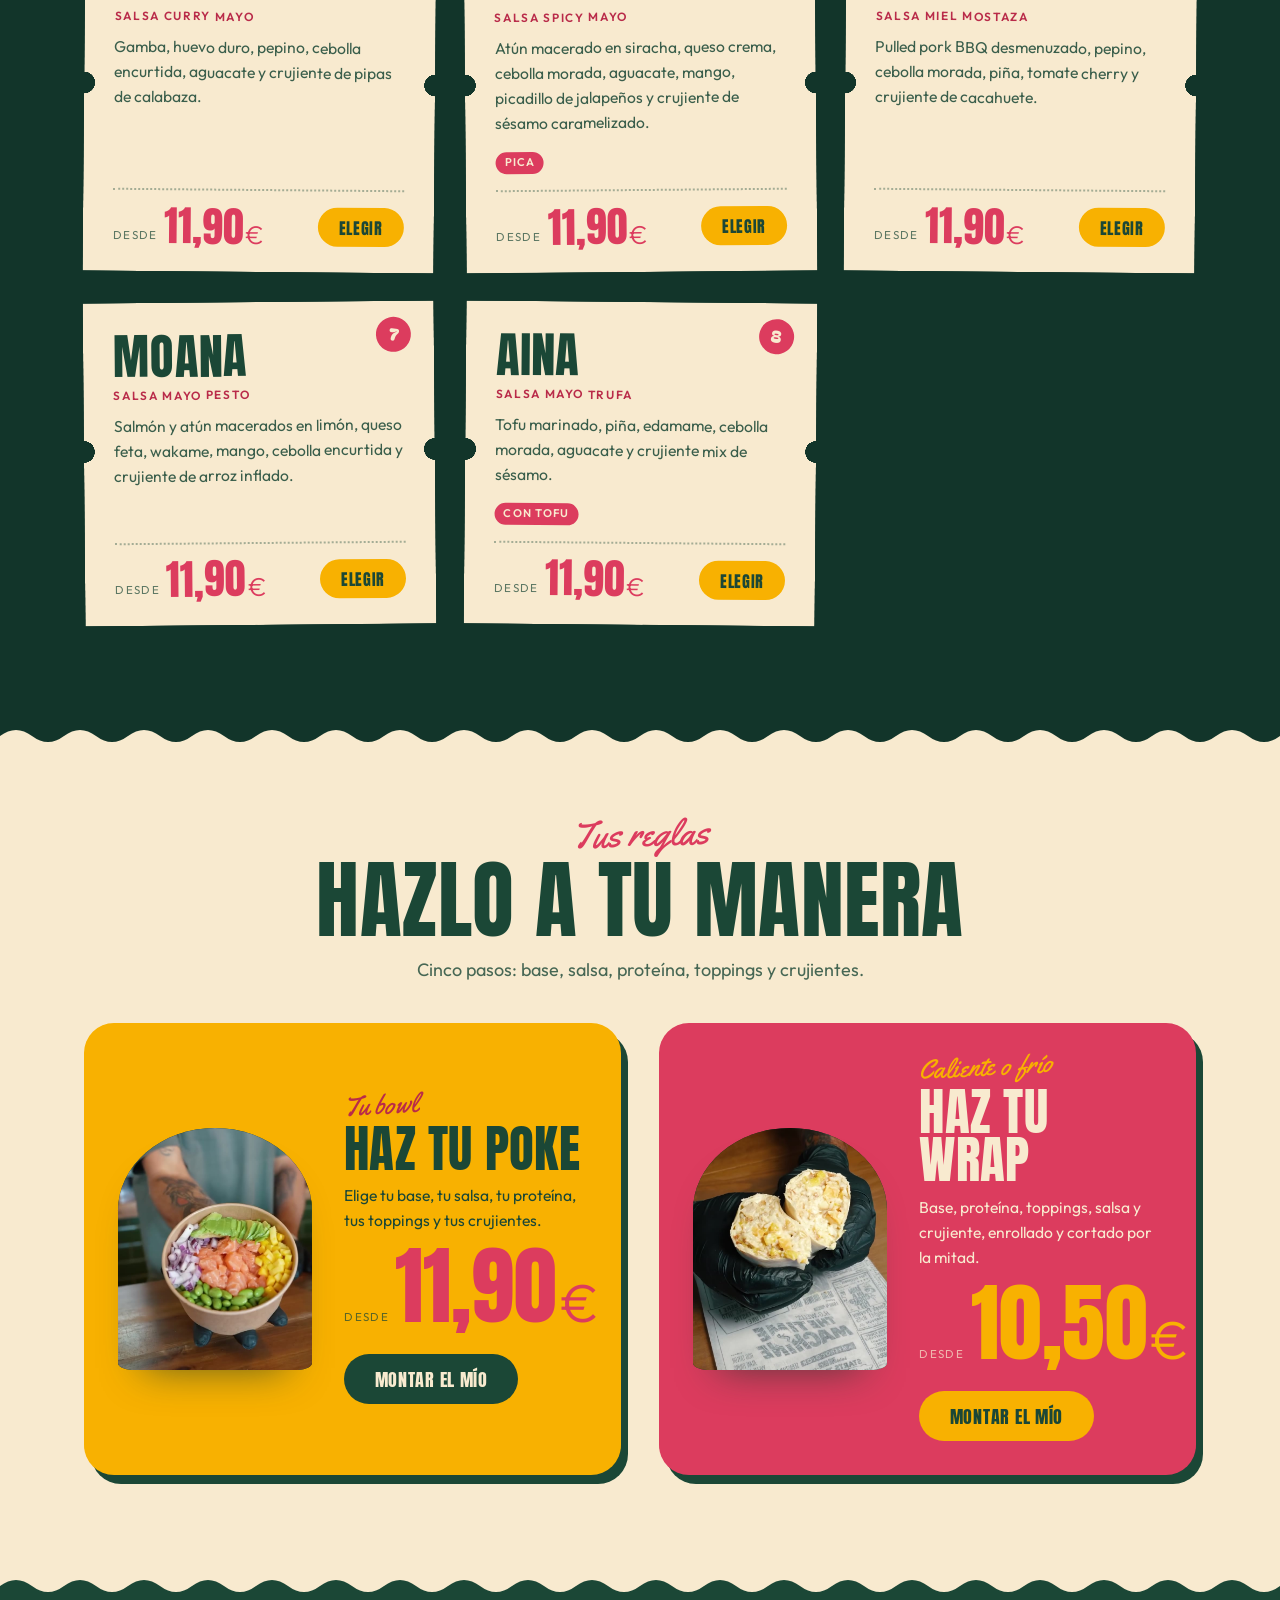
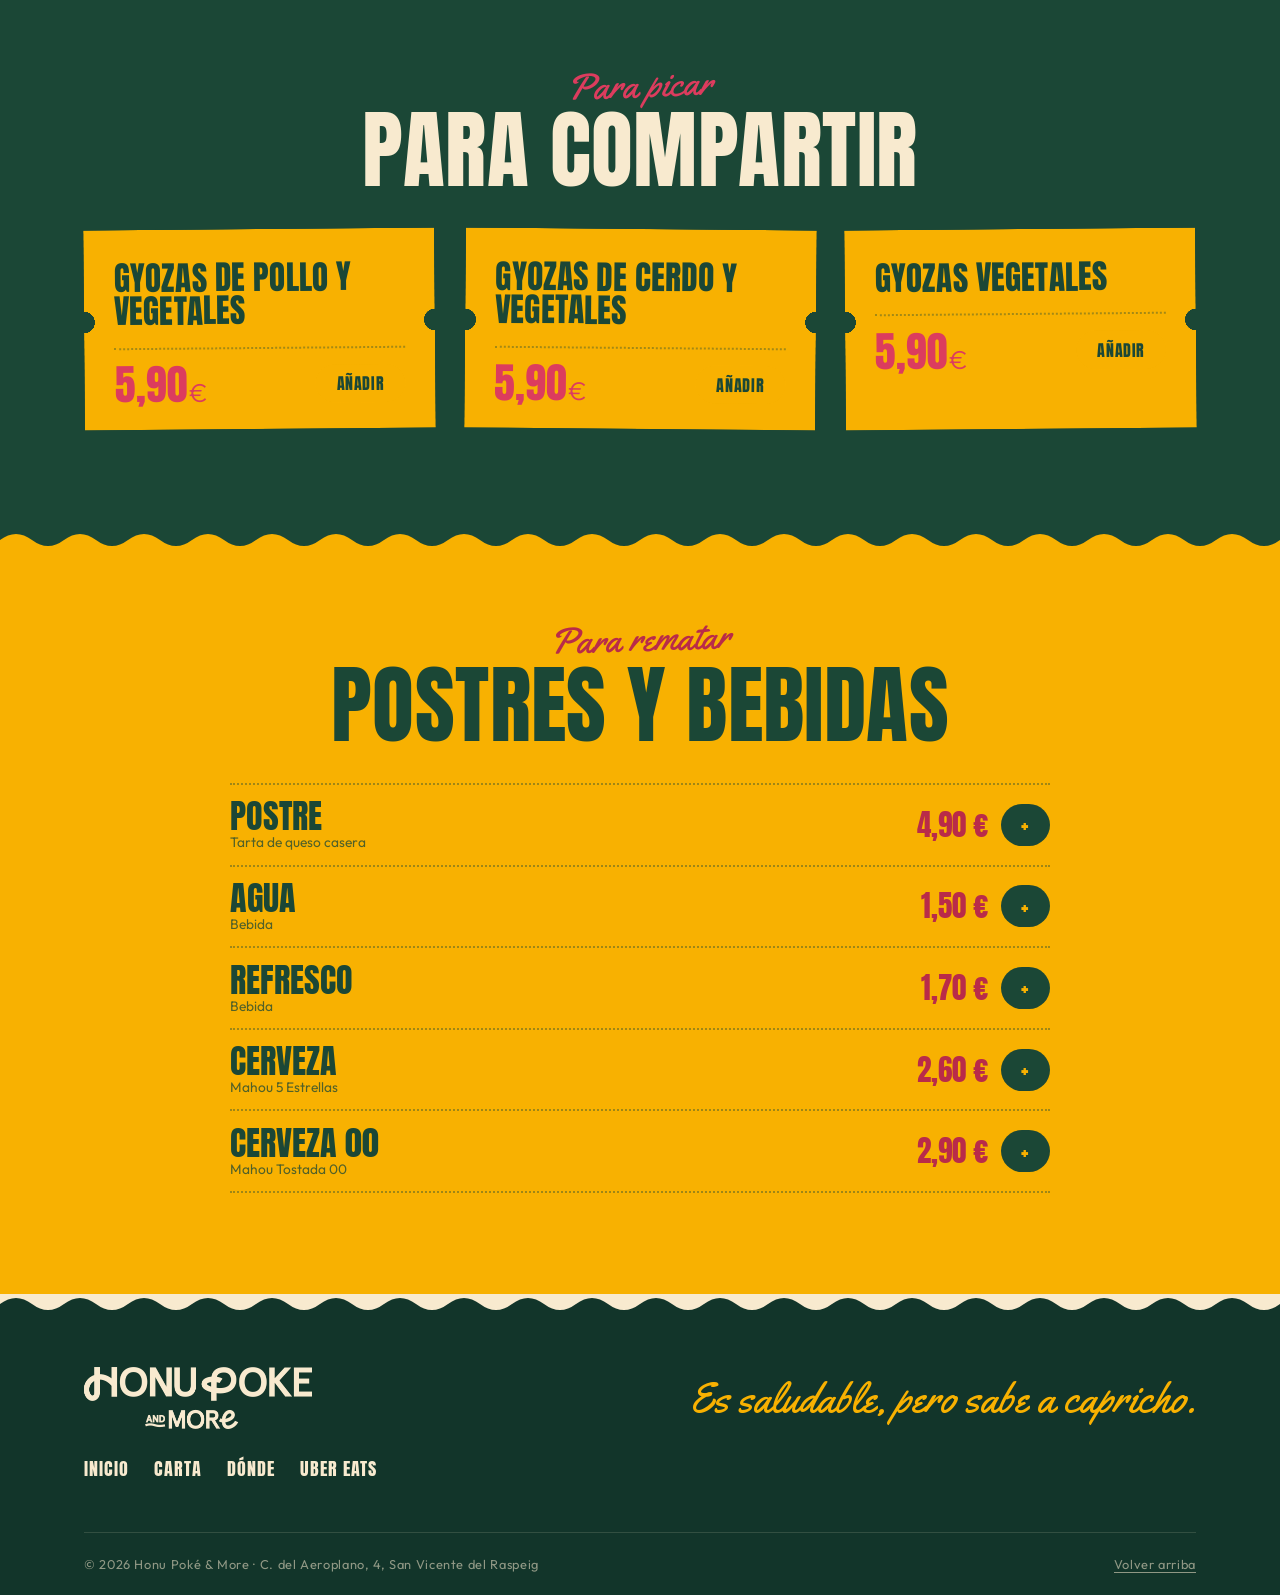
<file: tienda.html>
<!DOCTYPE html>
<html lang="es">
<head>
<meta charset="utf-8">
<meta name="viewport" content="width=device-width, initial-scale=1">
<title>Tienda · Honu Poké & More · Pide tu poke online y recógelo</title>
<meta name="description" content="Elige un poke de la casa o móntalo a tu gusto, añade wraps, gyozas, postres y bebidas, y recógelo en Honu Poké & More, San Vicente del Raspeig.">
<meta name="theme-color" content="#1B4736">
<meta property="og:type" content="website">
<meta property="og:title" content="Tienda · Honu Poké & More">
<meta property="og:description" content="Pide tu poke online y recógelo en el local.">
<meta property="og:image" content="https://makeweb0.github.io/honu-poke/assets/img/og.jpg">
<meta property="og:locale" content="es_ES">
<link rel="icon" href="assets/img/favicon-32.png" sizes="32x32">
<link rel="icon" href="assets/img/favicon-64.png" sizes="64x64">
<link rel="apple-touch-icon" href="assets/img/apple-touch-icon.png">
<link rel="preload" href="assets/fonts/anton-latin.woff2" as="font" type="font/woff2" crossorigin>
<link rel="stylesheet" href="css/style.css">
<link rel="stylesheet" href="css/personalidad.css">
<link rel="stylesheet" href="css/tienda.css">
</head>
<body id="top" class="shop">

<a class="skip-link" href="#pokes">Saltar al contenido</a>

<!-- NAVBAR -->
<header class="nav" id="nav">
  <a class="nav__logo" href="index.html" aria-label="Honu Poké & More, inicio">
    <span class="logo-word" role="img" aria-label="Honu Poke and More"></span>
  </a>

  <nav class="nav__links" aria-label="Principal">
    <a href="index.html">Inicio</a>
    <a href="index.html#carta">La carta</a>
    <a href="tienda.html" class="is-here">Tienda</a>
    <a href="index.html#visita">Dónde</a>
  </nav>

  <div class="nav__right">
    <button class="btn btn--sm nav__cta bag-btn" id="bag-open" type="button"><span>Mi bolsa <b id="bag-count" class="bag-count">0</b></span></button>
    <button class="burger" id="burger" aria-expanded="false" aria-controls="menu-panel">
      <span class="burger__bar"></span><span class="burger__bar"></span><span class="burger__bar"></span>
      <span class="sr">Abrir el menú de navegación</span>
    </button>
  </div>
</header>

<!-- PANEL MÓVIL -->
<div class="panel" id="menu-panel" role="dialog" aria-modal="true" aria-label="Navegación">
  <nav>
    <a href="index.html"><em>01</em>Inicio</a>
    <a href="index.html#carta"><em>02</em>La carta</a>
    <a href="tienda.html"><em>03</em>Tienda</a>
    <a href="index.html#visita"><em>04</em>Dónde</a>
  </nav>
  <div class="panel__foot">
    <span>C. del Aeroplano, 4 · San Vicente del Raspeig</span>
    <a href="tel:+34865795988">865 79 59 88</a>
    <a href="https://www.instagram.com/honu.poke/" target="_blank" rel="noopener">@honu.poke</a>
  </div>
</div>

<main>

<!-- CABECERA -->
<section class="shophead">
  <div class="shophead__sun" aria-hidden="true"><svg data-sun viewBox="-100 -100 200 200"></svg></div>
  <div class="wrap shophead__grid">
    <div>
      <p class="shophead__kicker script">Tienda online</p>
      <h1 class="shophead__title">
        <span class="l1">Elige,</span>
        <span class="l2">monta</span>
        <span class="l3"><b class="strip">y recoge</b></span>
      </h1>
      <p class="shophead__sub">Haz tu pedido desde el móvil y pasa a recogerlo al local. Sin registrarte.</p>
    </div>

    <aside class="ticket" aria-label="Cómo funciona">
      <h2>Así va</h2>
      <ol>
        <li><span>1</span>Elige o monta tu poke, wrap o lo que te apetezca.</li>
        <li><span>2</span>Dinos tu nombre, tu teléfono y a qué hora pasas.</li>
        <li><span>3</span>Lo preparamos y lo recoges en el local. Pagas ahí.</li>
      </ol>
      <p class="ticket__addr">C. del Aeroplano, 4, Local 2<br>Todos los días 13–16 y 20–23:30</p>
      <img class="sticker ticket__sticker" src="assets/img/sticker-heart-pink.png" alt="" width="295" height="268">
    </aside>
  </div>
</section>

<!-- CATEGORÍAS -->
<nav class="cats" aria-label="Categorías de la tienda" id="cats">
  <div class="wrap cats__row">
    <a href="#pokes" data-cat="pokes">Pokes de la casa</a>
    <a href="#tuyo" data-cat="tuyo">Hazlo a tu manera</a>
    <a href="#compartir" data-cat="compartir">Para compartir</a>
    <a href="#postres" data-cat="postres">Postres y bebidas</a>
  </div>
</nav>

<noscript><p class="noscript">Para usar la tienda necesitas activar JavaScript. También puedes pedir llamando al <a href="tel:+34865795988">865 79 59 88</a> o por <a href="https://www.ubereats.com/es/store/honu-poke/i9mvTQm-RK2mBBhM6Uy6yA">Uber Eats</a>.</p></noscript>

<!-- PRODUCTOS (los pinta shop.js) -->
<section class="shopsec" id="pokes">
  <div class="wrap">
    <header class="shopsec__head"><p class="script">Los ocho</p><h2>Pokes de la casa</h2><p class="shopsec__note">Mediano o grande. Elige tu base y, si quieres, hazlo menú con bebida y postre.</p></header>
    <div class="goods" id="list-casa"></div>
  </div>
</section>

<section class="shopsec shopsec--alt" id="tuyo">
  <div class="wrap">
    <header class="shopsec__head"><p class="script">Tus reglas</p><h2>Hazlo a tu manera</h2><p class="shopsec__note">Cinco pasos: base, salsa, proteína, toppings y crujientes.</p></header>
    <div class="features" id="list-tuyo"></div>
  </div>
</section>

<section class="shopsec" id="compartir">
  <div class="wrap">
    <header class="shopsec__head"><p class="script">Para picar</p><h2>Para compartir</h2></header>
    <div class="goods goods--slim" id="list-compartir"></div>
  </div>
</section>

<section class="shopsec shopsec--alt" id="postres">
  <div class="wrap">
    <header class="shopsec__head"><p class="script">Para rematar</p><h2>Postres y bebidas</h2></header>
    <div class="rows" id="list-postres"></div>
  </div>
</section>

</main>

<footer class="foot" id="contacto">
  <div class="wrap">
    <div class="foot__row">
      <span class="logo-word" role="img" aria-label="Honu Poke and More"></span>
      <p class="foot__tag">Es saludable, pero sabe a capricho.</p>
      <nav class="foot__nav" aria-label="Pie">
        <a href="index.html">Inicio</a>
        <a href="index.html#carta">Carta</a>
        <a href="index.html#visita">Dónde</a>
        <a href="https://www.ubereats.com/es/store/honu-poke/i9mvTQm-RK2mBBhM6Uy6yA" target="_blank" rel="noopener">Uber Eats</a>
      </nav>
    </div>
    <div class="foot__bar">
      <p>© <span id="year">2026</span> Honu Poké &amp; More · C. del Aeroplano, 4, San Vicente del Raspeig</p>
      <p><a href="#top">Volver arriba</a></p>
    </div>
  </div>
</footer>

<!-- Botón flotante de la bolsa (móvil) -->
<button class="bag-fab" id="bag-fab" type="button" aria-label="Abrir mi bolsa" hidden>
  <img src="assets/img/sticker-heart-yellow.png" alt="" width="297" height="268">
  <b id="bag-fab-count">0</b>
</button>

<!-- PERSONALIZAR PRODUCTO -->
<div class="sheet" id="sheet" hidden>
  <div class="sheet__scrim" data-close-sheet></div>
  <div class="sheet__panel" role="dialog" aria-modal="true" aria-labelledby="sheet-title">
    <header class="sheet__head">
      <div>
        <p class="sheet__sauce" id="sheet-sub"></p>
        <h2 id="sheet-title"></h2>
      </div>
      <button class="x" type="button" data-close-sheet aria-label="Cerrar">×</button>
    </header>
    <div class="sheet__body" id="sheet-body"></div>
    <footer class="sheet__foot">
      <p class="sheet__miss" id="sheet-miss" hidden></p>
      <div class="sheet__buy">
        <div class="stepper" aria-label="Cantidad">
          <button type="button" id="q-minus" aria-label="Menos">−</button>
          <output id="q-out">1</output>
          <button type="button" id="q-plus" aria-label="Más">+</button>
        </div>
        <button class="btn btn--pink" type="button" id="sheet-add"><span>Añadir · <b id="sheet-total">0,00 €</b></span></button>
      </div>
    </footer>
  </div>
</div>

<!-- BOLSA -->
<div class="drawer" id="drawer" hidden>
  <div class="drawer__scrim" data-close-drawer></div>
  <aside class="drawer__panel" role="dialog" aria-modal="true" aria-labelledby="drawer-title">
    <header class="drawer__head">
      <h2 id="drawer-title">Mi bolsa</h2>
      <button class="x" type="button" data-close-drawer aria-label="Cerrar">×</button>
    </header>

    <div class="drawer__scroll" id="drawer-scroll">
      <div id="view-bag">
        <p class="bag-empty" id="bag-empty">Tu bolsa está vacía. <a href="#pokes" data-close-drawer>Elige tu primer poke</a>.</p>
        <ul class="bag-items" id="bag-items"></ul>

        <form class="order" id="order-form" novalidate hidden>
          <h3>Tus datos</h3>
          <label class="field"><span>Nombre</span><input id="f-name" name="name" type="text" autocomplete="name" required></label>
          <label class="field"><span>Teléfono</span><input id="f-phone" name="phone" type="tel" autocomplete="tel" inputmode="tel" required></label>
          <label class="field"><span>¿Cuándo pasas?</span><select id="f-time" name="time"></select></label>
          <label class="field"><span>Algo que debamos saber <i>(alergias, sin cebolla…)</i></span><textarea id="f-note" name="note" rows="2"></textarea></label>
          <p class="order__err" id="order-err" hidden></p>
        </form>
      </div>

      <div id="view-done" hidden>
        <h3 class="done__title">Pedido preparado</h3>
        <p class="done__lead" id="done-lead"></p>
        <pre class="done__msg" id="done-msg"></pre>
        <div class="done__btns">
          <a class="btn btn--pink" id="done-wa" target="_blank" rel="noopener" hidden><span>Enviar por WhatsApp</span></a>
          <button class="btn" type="button" id="done-copy"><span>Copiar pedido</span></button>
          <a class="btn btn--ghost" href="tel:+34865795988"><span>Llamar al 865 79 59 88</span></a>
          <button class="link done__new" type="button" id="done-new">Empezar un pedido nuevo</button>
        </div>
      </div>
    </div>

    <footer class="drawer__foot" id="drawer-foot" hidden>
      <p class="drawer__total"><span>Total</span><strong id="bag-total">0,00 €</strong></p>
      <button class="btn btn--pink" type="button" id="order-go"><span>Preparar mi pedido</span></button>
      <p class="drawer__fine">Recoges en el local y pagas ahí.</p>
    </footer>
  </aside>
</div>

<div class="toast" id="toast" role="status" aria-live="polite"></div>

<script src="assets/js/gsap.min.js"></script>
<script src="js/shop.js"></script>
</body>
</html>
</file>
<file: css/style.css>
/* HONU POKÉ & MORE · Paleta tomada de los carteles de marca: · verde #1B4736 · amarillo #F8B101 · rosa #DC3C5E · crema #F8EACF · Tipos: Anton (titulares), Yellowtail (guiños de mano), Outfit (texto) */

@font-face{ font-family:"Anton"; src:url("../assets/fonts/anton-latin.woff2") format("woff2"); font-weight:400; font-display:swap }
@font-face{ font-family:"Yellowtail"; src:url("../assets/fonts/yellowtail-latin.woff2") format("woff2"); font-weight:400; font-display:swap }
@font-face{ font-family:"Outfit"; src:url("../assets/fonts/outfit-latin.woff2") format("woff2"); font-weight:300 700; font-display:swap }

:root{
  --green:       #1B4736;
  --green-deep:  #12352A;
  --green-mid:   #24594A;
  --yellow:      #F8B101;
  --yellow-lt:   #FFC933;
  --pink:        #DC3C5E;
  --pink-deep:   #B92B49;
  --cream:       #F8EACF;
  --cream-lt:    #FCF4E3;
  --sage:        #E8EACB;

  --display: "Anton", "Arial Narrow", Impact, sans-serif;
  --script:  "Yellowtail", "Brush Script MT", cursive;
  --text:    "Outfit", "Century Gothic", system-ui, sans-serif;

  --arch: 50% 50% 14px 14px / 34% 34% 3% 3%;

  --wrap: 1240px;
  --gut: clamp(18px, 5vw, 68px);

  --t-fast: .28s cubic-bezier(.22,.61,.36,1);
  --t-med:  .55s cubic-bezier(.22,.61,.36,1);
}

*,*::before,*::after{ box-sizing:border-box }
/* el scroll suave de los enlaces va en JS: con scroll-behavior:smooth en CSS, ScrollTrigger mide mal al refrescar */
html{ -webkit-text-size-adjust:100%; scroll-padding-top:70px }

body{
  margin:0; background:var(--green); color:var(--cream);
  font-family:var(--text); font-weight:400;
  font-size:clamp(16px,.45vw + 14.6px,18px); line-height:1.6;
  overflow-x:hidden; -webkit-font-smoothing:antialiased;
}
body.is-locked{ overflow:hidden }

img,video{ display:block; max-width:100%; height:auto }
a{ color:inherit }
button{ font:inherit; color:inherit }
ul{ margin:0; padding:0; list-style:none }

.sr{ position:absolute!important; width:1px; height:1px; padding:0; margin:-1px; overflow:hidden; clip:rect(0 0 0 0); white-space:nowrap }
.skip-link{
  position:fixed; top:8px; left:8px; z-index:200; transform:translateY(-200%);
  background:var(--yellow); color:var(--green); padding:.6em 1em; border-radius:99px; font-weight:600; text-decoration:none;
}
.skip-link:focus{ transform:none }
:focus-visible{ outline:3px solid var(--yellow); outline-offset:3px; border-radius:4px }

.wrap{ width:100%; max-width:var(--wrap); margin-inline:auto; padding-inline:var(--gut) }

/* ---------- marcas del logo, recoloreables ---------- */
.turtle{
  display:inline-block; height:1.4em; aspect-ratio:225/179; width:auto; flex:none; vertical-align:middle;
  background-color:currentColor;
  -webkit-mask:url("../assets/img/turtle.png") center/contain no-repeat;
          mask:url("../assets/img/turtle.png") center/contain no-repeat;
}
.turtle--sm{ height:1.1em }
.turtle--md{ height:3rem }
.turtle--lg{ height:4.6rem }

.logo-word{
  display:block; height:44px; aspect-ratio:455/124; background-color:var(--cream);
  -webkit-mask:url("../assets/img/logo-word.png") center/contain no-repeat;
          mask:url("../assets/img/logo-word.png") center/contain no-repeat;
  transition:background-color var(--t-med), transform var(--t-fast), height var(--t-med);
}

/* TIPOGRAFÍA */
h1,h2,h3,h4{ font-family:var(--display); font-weight:400; line-height:.95; margin:0; letter-spacing:.005em; text-transform:uppercase }
.script{ font-family:var(--script); font-weight:400; text-transform:none; letter-spacing:0 }

.sec-head{ position:relative; padding-block:clamp(60px,8vw,108px) clamp(26px,3vw,44px); text-align:center }
.sec-title{ font-size:clamp(2.8rem,8vw,6.2rem); max-width:16ch; margin-inline:auto }
.sec-kicker{ margin:0 0 .5rem; font-size:clamp(1.5rem,3vw,2.2rem); color:var(--pink); line-height:1 }
.sec-note{ margin:1.1rem auto 0; max-width:48ch; font-size:.98rem; opacity:.72 }

.reveal-words .w{ display:inline-block; overflow:hidden; vertical-align:top; padding-bottom:.12em; margin-bottom:-.12em }
.reveal-words .w > i{ display:inline-block; font-style:normal }

/* BOTONES */
.btn{
  --bg:var(--yellow); --fg:var(--green); --hover:var(--cream);
  position:relative; display:inline-flex; align-items:center; justify-content:center; gap:.6em;
  padding:.9em 1.7em .8em; border:0; border-radius:99px;
  background:var(--bg); color:var(--fg);
  font-family:var(--display); font-size:1.12rem; letter-spacing:.04em; text-transform:uppercase; text-decoration:none; line-height:1.1;
  cursor:pointer; overflow:hidden; isolation:isolate;
  transition:transform var(--t-fast), box-shadow var(--t-fast), color var(--t-fast);
}
.btn > *{ position:relative; z-index:2 }
.btn::after{
  content:""; position:absolute; inset:-1px; z-index:1; background:var(--hover);
  transform:translateY(101%); border-radius:50% 50% 0 0/28% 28% 0 0;
  transition:transform .45s cubic-bezier(.22,.61,.36,1), border-radius .45s;
}
.btn:hover::after,.btn:focus-visible::after{ transform:translateY(0); border-radius:0 }
.btn:hover,.btn:focus-visible{ box-shadow:0 14px 26px -16px rgba(0,0,0,.55) }

.btn--ghost{ --bg:transparent; --fg:var(--cream); --hover:var(--cream); box-shadow:inset 0 0 0 2px color-mix(in srgb,var(--cream) 50%,transparent) }
.btn--ghost:hover,.btn--ghost:focus-visible{ color:var(--green); box-shadow:inset 0 0 0 2px var(--cream) }
.btn--pink{ --bg:var(--pink); --fg:var(--cream); --hover:var(--green) }
.btn--green{ --bg:var(--green); --fg:var(--cream); --hover:var(--cream) }
.btn--green:hover,.btn--green:focus-visible{ color:var(--green) }
.btn--line{ --bg:transparent; --fg:var(--green); --hover:var(--green); box-shadow:inset 0 0 0 2px var(--green) }
.btn--line:hover,.btn--line:focus-visible{ color:var(--cream); box-shadow:inset 0 0 0 2px var(--green) }
.btn--sm{ padding:.7em 1.3em .6em; font-size:1rem }

.link{
  background:none; border:0; padding:0; cursor:pointer; color:var(--yellow); text-decoration:none;
  border-bottom:1.5px solid color-mix(in srgb,var(--yellow) 45%,transparent);
  transition:border-color var(--t-fast), color var(--t-fast);
}
.link:hover{ color:var(--cream); border-color:currentColor }

/* ARCO (la ventana de los carteles) */
.arch{ position:relative; overflow:hidden; border-radius:var(--arch); background:var(--green-deep) }
.arch img,.arch video{ width:100%; height:100%; object-fit:cover }

/* NAVBAR */
.nav{
  position:fixed; inset:0 0 auto 0; z-index:90;
  display:flex; align-items:center; justify-content:space-between; gap:1rem;
  padding:clamp(12px,1.8vw,20px) var(--gut);
  transition:padding var(--t-med), background var(--t-med), backdrop-filter var(--t-med);
}
.nav::before{
  content:""; position:absolute; inset:0; z-index:-1;
  background:linear-gradient(to bottom, rgba(18,53,42,.7), transparent); transition:opacity var(--t-med);
}
.nav.is-stuck{ padding-block:9px; background:color-mix(in srgb,var(--green) 93%,transparent); backdrop-filter:blur(10px) }
.nav.is-stuck::before{ opacity:0 }
.nav.is-stuck .logo-word{ height:34px }
.nav.is-light::before{ background:linear-gradient(to bottom, rgba(248,234,207,.92), rgba(248,234,207,0)) }
.nav.is-stuck.is-light{ background:color-mix(in srgb,var(--cream) 92%,transparent) }
.nav.is-light .logo-word{ background-color:var(--green) }
.nav.is-light .nav__links a{ color:var(--green) }
.nav.is-light .burger__label{ color:var(--green) }
body.panel-open .logo-word{ background-color:var(--cream) }

.nav__logo{ display:block; line-height:0 }
.nav__logo:hover .logo-word{ transform:rotate(-1.6deg) scale(1.03) }

.nav__links{ display:flex; gap:clamp(14px,2.2vw,34px) }
.nav__links a{
  position:relative; text-decoration:none; font-family:var(--display); text-transform:uppercase;
  font-size:1.02rem; letter-spacing:.05em; padding:.3em 0; color:var(--cream);
}
.nav__links a::after{
  content:""; position:absolute; left:0; bottom:0; height:3px; width:100%; background:var(--yellow);
  transform:scaleX(0); transform-origin:left; transition:transform .4s cubic-bezier(.22,.61,.36,1);
}
.nav__links a:hover::after,.nav__links a:focus-visible::after{ transform:scaleX(1) }

.nav__right{ display:flex; align-items:center; gap:clamp(10px,1.6vw,18px) }
.nav__status{
  margin:0; display:flex; align-items:center; gap:.5em; font-size:.74rem; letter-spacing:.1em; text-transform:uppercase;
  color:color-mix(in srgb,var(--cream) 78%,transparent);
}
.nav.is-light .nav__status{ color:color-mix(in srgb,var(--green) 75%,transparent) }
@media (max-width:1180px){ .nav__status{ display:none } }

.burger{
  display:none; align-items:center; justify-content:center; width:46px; height:46px; border-radius:50%;
  background:var(--yellow); border:0; cursor:pointer; position:relative; transition:background var(--t-fast);
}
.burger__bar{ position:absolute; left:50%; margin-left:-10px; width:20px; height:2.5px; border-radius:2px; background:var(--green); transition:transform .4s, top .4s, opacity .3s }
.burger__bar:nth-child(1){ top:16px } .burger__bar:nth-child(2){ top:22px } .burger__bar:nth-child(3){ top:28px }
.burger[aria-expanded="true"] .burger__bar:nth-child(1){ top:22px; transform:rotate(45deg) }
.burger[aria-expanded="true"] .burger__bar:nth-child(2){ opacity:0 }
.burger[aria-expanded="true"] .burger__bar:nth-child(3){ top:22px; transform:rotate(-45deg) }
.nav__cta{ white-space:nowrap }

@media (max-width:980px){
  .nav__links{ display:none }
  .burger{ display:inline-flex }
}
@media (max-width:420px){ .nav__cta{ display:none } }

/* ---------- panel móvil ---------- */
.panel{
  position:fixed; inset:0; z-index:80; background:var(--green);
  display:flex; flex-direction:column; justify-content:center; gap:2rem;
  padding:clamp(90px,14vh,130px) var(--gut) 34px;
  clip-path:inset(0 0 100% 0); visibility:hidden;
  transition:clip-path .7s cubic-bezier(.76,0,.24,1), visibility 0s .7s;
  overflow:auto;
}
.panel.is-open{ clip-path:inset(0 0 0 0); visibility:visible; transition:clip-path .7s cubic-bezier(.76,0,.24,1), visibility 0s }
.panel__sun{ position:absolute; right:-30%; top:-8%; width:90vmin; opacity:.12; pointer-events:none }
.panel nav{ position:relative }
.panel nav a{
  display:flex; align-items:baseline; gap:1rem; text-decoration:none;
  font-family:var(--display); text-transform:uppercase; font-size:clamp(2.6rem,12vw,5rem); line-height:1.08; color:var(--cream);
}
.panel nav a em{ font-family:var(--text); font-style:normal; font-size:.8rem; letter-spacing:.2em; color:var(--yellow) }
.panel nav a:nth-child(even){ color:var(--yellow) }
.panel__foot{ position:relative; display:grid; gap:.3rem; font-size:.95rem; opacity:.85 }
.panel__foot a{ text-decoration:none; border-bottom:1px solid color-mix(in srgb,var(--cream) 30%,transparent); width:max-content }

/* HERO */
.hero{
  position:relative; min-height:100svh; display:grid; align-items:center;
  padding:clamp(88px,12vh,128px) 0 clamp(28px,6vh,64px);
  background:var(--green); overflow:hidden; isolation:isolate;
}
.hero__sun{
  position:absolute; z-index:0; right:-12vw; top:50%; width:min(86vw,900px); aspect-ratio:1;
  transform:translateY(-50%); color:var(--yellow); opacity:.17; pointer-events:none;
}
.hero__sun svg{ width:100%; height:100%; overflow:visible }
.hero__grid{
  position:relative; z-index:2; width:100%; max-width:var(--wrap); margin-inline:auto; padding-inline:var(--gut);
  display:grid; grid-template-columns:minmax(0,1.15fr) minmax(0,.85fr); gap:clamp(24px,4vw,70px); align-items:center;
}
.hero__place{
  display:flex; align-items:center; gap:.6em; margin:0 0 1rem;
  font-size:.82rem; letter-spacing:.2em; text-transform:uppercase; color:var(--yellow); font-weight:500;
}
.hero__title{ font-size:clamp(3.4rem,min(11.4vw,15.5vh),10rem); line-height:.88; letter-spacing:0; margin:0 0 1.2rem }
.hero__title .line{ display:block; overflow:hidden; padding-bottom:.04em }
.hero__title .line > span{ display:block }
.hero__title .l1{ color:var(--yellow) }
.hero__title .l2{ color:var(--cream) }
.hero__title .l3{ color:var(--pink); display:inline-flex; align-items:baseline; gap:.16em }
.hero__title .l3 small{ font-family:var(--script); font-size:.28em; color:var(--cream); text-transform:none; letter-spacing:0; transform:rotate(-6deg); display:inline-block }
.hero__sub{ margin:0 0 1.9rem; max-width:44ch; font-size:clamp(1.02rem,1.3vw,1.18rem); color:color-mix(in srgb,var(--cream) 88%,transparent) }
.hero__cta{ display:flex; flex-wrap:wrap; gap:.8rem; align-items:center }
.hero__cta .link{ font-size:.98rem; margin-left:.4rem }

.hero__media{ position:relative; justify-self:center; width:100%; max-width:430px }
.hero__arch{
  aspect-ratio:4/5; box-shadow:0 50px 80px -40px rgba(0,0,0,.7);
  outline:3px solid var(--yellow); outline-offset:10px;
}
.hero__arch video{ will-change:transform }
.sticker{ position:absolute; z-index:3; pointer-events:none; filter:drop-shadow(0 12px 18px rgba(0,0,0,.35)) }
.sticker--heart{ width:clamp(86px,10vw,128px); right:-8%; top:-5%; transform:rotate(9deg); animation:bob 6s ease-in-out infinite }
.sticker--oval{ width:clamp(130px,14vw,190px); left:-12%; bottom:7%; transform:rotate(-8deg); animation:bob 7s ease-in-out -2s infinite }
.sticker--globe{ width:clamp(70px,8vw,100px); right:-4%; bottom:-4%; transform:rotate(-12deg); animation:bob 8s ease-in-out -4s infinite }
@keyframes bob{ 0%,100%{ translate:0 0 } 50%{ translate:0 -10px } }
@media (max-width:540px){ .sticker--oval{ left:-4% } .sticker--heart{ right:-3% } .sticker--globe{ right:0 } }

.hero__rating{
  position:absolute; z-index:4; left:50%; top:-18px; transform:translateX(-50%);
  display:inline-flex; align-items:center; gap:.55em; padding:.5em 1.05em; border-radius:99px;
  background:var(--cream); color:var(--green); font-size:.82rem; font-weight:600; white-space:nowrap;
  box-shadow:0 12px 24px -12px rgba(0,0,0,.5);
}
.hero__rating b{ font-family:var(--display); font-weight:400; font-size:1.25rem; line-height:1; color:var(--pink) }
.hero__rating .star{ color:var(--yellow); font-size:1rem; margin-left:-.2em }

@media (max-width:900px){
  .hero__grid{ grid-template-columns:1fr }
  .hero__media{ max-width:340px; margin-top:1.5rem }
  .hero{ padding-top:clamp(100px,14vh,130px) }
}

/* SOBRE NOSOTROS */
.about{ background:var(--cream); color:var(--green); overflow:hidden }
.about__grid{
  display:grid; grid-template-columns:minmax(0,.8fr) minmax(0,1.2fr); gap:clamp(30px,6vw,90px); align-items:center;
  padding-block:clamp(60px,9vw,120px) clamp(36px,5vw,60px);
}
.about__media{ position:relative; max-width:420px; width:100%; justify-self:center }
.about__arch{ aspect-ratio:4/5; box-shadow:0 40px 60px -36px rgba(18,53,42,.55) }
.about__media .sticker--globe{ left:-12%; right:auto; bottom:6%; width:clamp(80px,9vw,118px) }
.about__media .sticker--heart{ right:-9%; top:8%; width:clamp(78px,9vw,112px) }
.about__kicker{ margin:0 0 .6rem; font-size:clamp(1.6rem,3vw,2.3rem); color:var(--pink); line-height:1 }
.about__title{ font-size:clamp(2.8rem,7.2vw,6rem); color:var(--green); margin-bottom:1.4rem }
.about__title em{ font-style:normal; color:var(--pink) }
.about__lead{ margin:0 0 1.2rem; font-size:clamp(1.1rem,1.8vw,1.3rem); line-height:1.5; max-width:50ch }
.about__text{ margin:0; max-width:52ch; color:color-mix(in srgb,var(--green) 82%,transparent) }
@media (max-width:860px){ .about__grid{ grid-template-columns:minmax(0,1fr) } .about__media{ max-width:340px } .about__media .sticker--heart{ right:-3% } .about__media .sticker--globe{ left:-3% } }

/* CARTA */
.carta{ position:relative; background:var(--green-deep); padding-bottom:clamp(60px,9vw,120px) }
.carta .sec-title{ color:var(--cream) }
.carta .sec-kicker{ color:var(--yellow) }

.tabs{ display:flex; flex-wrap:wrap; justify-content:center; gap:.55rem; margin-bottom:clamp(34px,5vw,58px) }
.tabs button{
  background:transparent; border:0; cursor:pointer; padding:.7em 1.35em .6em; border-radius:99px;
  box-shadow:inset 0 0 0 2px color-mix(in srgb,var(--cream) 28%,transparent);
  font-family:var(--display); font-size:1.08rem; letter-spacing:.04em; text-transform:uppercase; color:color-mix(in srgb,var(--cream) 80%,transparent);
  transition:background var(--t-fast), color var(--t-fast), box-shadow var(--t-fast), transform var(--t-fast);
}
.tabs button:hover{ color:var(--cream); box-shadow:inset 0 0 0 2px var(--yellow); transform:translateY(-2px) }
.tabs button[aria-selected="true"]{ background:var(--yellow); color:var(--green); box-shadow:none }
.tabpanel[hidden]{ display:none }

/* --- pokes de la casa --- */
.deal{
  display:flex; flex-wrap:wrap; align-items:center; justify-content:center; gap:.4rem 1.6rem; text-align:center;
  max-width:880px; margin:0 auto clamp(18px,3vw,30px);
}
.deal .script{ font-size:clamp(1.6rem,3vw,2.2rem); color:var(--pink) }
.deal__eq{ font-family:var(--display); text-transform:uppercase; font-size:clamp(1.8rem,4.4vw,3.2rem); line-height:1; color:var(--cream) }
.deal__eq i{ font-style:normal; color:var(--yellow); margin-inline:.2em }
.deal__prices{ display:flex; gap:1.4rem; justify-content:center; width:100%; font-family:var(--display); font-size:clamp(1.1rem,2.2vw,1.5rem); color:var(--yellow); letter-spacing:.03em }
.base-note{
  display:flex; flex-wrap:wrap; align-items:center; justify-content:center; gap:.6rem 1.1rem; max-width:880px; margin:0 auto clamp(30px,4vw,50px);
  font-size:.95rem; color:color-mix(in srgb,var(--cream) 80%,transparent); text-align:center;
}
.base-note b{
  display:inline-block; padding:.2em 1.2em .15em; border-radius:0 0 99px 99px; background:var(--cream); color:var(--pink);
  font-family:var(--display); font-weight:400; font-size:1.5rem; letter-spacing:.04em; line-height:1.2;
}

.pokes{ display:grid; grid-template-columns:repeat(2,minmax(0,1fr)); gap:clamp(14px,2vw,24px); max-width:1040px; margin-inline:auto }
@media (max-width:760px){ .pokes{ grid-template-columns:1fr } }
.poke{
  position:relative; padding:clamp(22px,2.6vw,32px); border-radius:24px; overflow:hidden;
  background:color-mix(in srgb,var(--cream) 6%,var(--green-deep));
  box-shadow:inset 0 0 0 1.5px color-mix(in srgb,var(--cream) 14%,transparent);
  transition:transform var(--t-med), background var(--t-med), box-shadow var(--t-med);
}
.poke:hover{ transform:translateY(-6px) rotate(-.4deg); background:color-mix(in srgb,var(--cream) 10%,var(--green-deep)); box-shadow:inset 0 0 0 1.5px var(--yellow) }
.poke h3{ font-size:clamp(2.2rem,4.4vw,3.3rem); color:var(--yellow); margin-bottom:.3rem; display:flex; align-items:baseline; gap:.5em; flex-wrap:wrap }
.poke:nth-child(4n+2) h3,.poke:nth-child(4n+3) h3{ color:var(--cream) }
.poke h3 small{ font-family:var(--text); font-size:.7rem; letter-spacing:.14em; font-weight:600; padding:.3em .8em; border-radius:99px; background:var(--pink); color:var(--cream); transform:translateY(-.5em) }
.poke__sauce{ margin:0 0 .6rem; font-size:.78rem; letter-spacing:.14em; text-transform:uppercase; color:var(--pink); font-weight:600 }
.poke p.poke__ing{ margin:0; font-size:1rem; color:color-mix(in srgb,var(--cream) 82%,transparent); max-width:46ch }
.poke__tags{ display:flex; flex-wrap:wrap; gap:.4rem; margin-top:1rem }
.poke__tags span{ font-size:.7rem; letter-spacing:.1em; text-transform:uppercase; padding:.25em .8em; border-radius:99px; box-shadow:inset 0 0 0 1.5px color-mix(in srgb,var(--cream) 30%,transparent) }
.poke__tags .hot{ box-shadow:none; background:var(--pink); color:var(--cream) }
.poke__tags .veg{ box-shadow:none; background:var(--yellow); color:var(--green) }

/* --- barra de extras --- */
.extras{
  max-width:1040px; margin:clamp(30px,4vw,48px) auto 0; border-radius:20px; overflow:hidden;
  display:grid; grid-template-columns:1.4fr 1fr; background:var(--sage); color:var(--green);
}
.extras__col{ display:flex; flex-wrap:wrap; gap:.8rem 1.4rem; padding:1.1rem 1.5rem; align-items:center }
.extras__col--y{ background:var(--yellow) }
.extras__col h4{ width:100%; font-size:.95rem; letter-spacing:.14em; color:var(--green); opacity:.7; margin-bottom:-.2rem }
.extras__item{ font-family:var(--display); text-transform:uppercase; line-height:1.1; font-size:1.02rem; color:var(--pink) }
.extras__item b{ display:block; font-weight:400; color:var(--green); font-size:1.15rem }
.extras__col--y .extras__item{ color:var(--green) }
.extras__col--y .extras__item b{ color:var(--pink) }
@media (max-width:760px){ .extras{ grid-template-columns:1fr } }

/* MONTA TU BOWL (builder) */
.bld{ display:grid; grid-template-columns:minmax(0,1.5fr) minmax(280px,.7fr); gap:clamp(22px,3.4vw,52px); align-items:start; max-width:1120px; margin-inline:auto }
@media (max-width:900px){ .bld{ grid-template-columns:1fr } }

.bld__bar{ display:flex; flex-wrap:wrap; gap:.8rem 1.4rem; align-items:center; margin-bottom:clamp(22px,3vw,34px) }
.seg{ display:inline-flex; padding:5px; border-radius:99px; background:color-mix(in srgb,var(--cream) 10%,transparent) }
.seg button{
  border:0; cursor:pointer; background:transparent; padding:.6em 1.3em .5em; border-radius:99px;
  font-family:var(--display); text-transform:uppercase; letter-spacing:.04em; font-size:1.05rem; color:color-mix(in srgb,var(--cream) 80%,transparent);
  transition:background var(--t-fast), color var(--t-fast);
}
.seg button small{ font-family:var(--text); font-size:.72rem; letter-spacing:.04em; margin-left:.4em; opacity:.8; text-transform:none }
.seg button[aria-pressed="true"]{ background:var(--cream); color:var(--green) }
.seg--pink button[aria-pressed="true"]{ background:var(--pink); color:var(--cream) }
.bld__bar .group{ display:flex; flex-direction:column; gap:.4rem }
.bld__bar .group > span{ font-size:.7rem; letter-spacing:.18em; text-transform:uppercase; opacity:.65 }

.step{ display:grid; grid-template-columns:auto 1fr; gap:0 clamp(12px,2vw,24px); padding-block:clamp(18px,2.6vw,28px); border-top:1.5px solid color-mix(in srgb,var(--cream) 14%,transparent) }
.step__n{ font-family:var(--display); font-size:clamp(3.4rem,7vw,5.4rem); line-height:.85; color:var(--pink); text-align:center; min-width:1.1ch; transition:color var(--t-fast) }
.step:nth-child(even) .step__n{ color:var(--yellow) }
.step.is-done .step__n{ color:var(--cream) }
.step__head{ display:flex; flex-wrap:wrap; align-items:baseline; gap:.2rem .8rem; margin-bottom:.8rem }
.step__head h3{ font-size:clamp(1.5rem,3vw,2.1rem) }
.step__head h3 em{ font-style:normal; color:var(--yellow) }
.step__rule{ font-size:.78rem; letter-spacing:.14em; text-transform:uppercase; color:color-mix(in srgb,var(--cream) 62%,transparent) }
.step__count{ margin-left:auto; font-family:var(--display); font-size:1.15rem; color:color-mix(in srgb,var(--cream) 55%,transparent); letter-spacing:.04em }
.step.is-done .step__count{ color:var(--yellow) }
.chips{ display:flex; flex-wrap:wrap; gap:.45rem }
.chip{
  cursor:pointer; border:0; padding:.5em 1.05em; border-radius:99px; font-size:.95rem; line-height:1.2;
  background:transparent; box-shadow:inset 0 0 0 1.5px color-mix(in srgb,var(--cream) 30%,transparent);
  transition:background var(--t-fast), color var(--t-fast), transform var(--t-fast), opacity var(--t-fast), box-shadow var(--t-fast);
}
.chip:hover{ transform:translateY(-2px); box-shadow:inset 0 0 0 1.5px var(--yellow) }
.chip[aria-pressed="true"]{ background:var(--yellow); color:var(--green); box-shadow:none; font-weight:600 }
.chip[aria-disabled="true"]{ opacity:.32; cursor:not-allowed; transform:none; box-shadow:inset 0 0 0 1.5px color-mix(in srgb,var(--cream) 18%,transparent) }
.chip.is-pop{ animation:pop .4s cubic-bezier(.34,1.56,.64,1) }
@keyframes pop{ 0%{ transform:scale(.86) } 100%{ transform:scale(1) } }

.xtras{ margin-top:clamp(20px,3vw,32px); padding-top:clamp(18px,2.6vw,28px); border-top:1.5px solid color-mix(in srgb,var(--cream) 14%,transparent) }
.xtras > h3{ font-size:clamp(1.5rem,3vw,2.1rem); margin-bottom:.8rem }
.xtras > h3 em{ font-style:normal; color:var(--yellow) }
.xrow{ display:grid; grid-template-columns:repeat(auto-fill,minmax(230px,1fr)); gap:.6rem }
.xitem{ display:flex; align-items:center; justify-content:space-between; gap:.6rem; padding:.55em .9em; border-radius:14px; background:color-mix(in srgb,var(--cream) 7%,transparent); font-size:.92rem }
.xitem span b{ color:var(--yellow); font-weight:600; margin-left:.3em; white-space:nowrap }
.stepper{ display:inline-flex; align-items:center; gap:.3rem; flex:none }
.stepper button{ width:30px; height:30px; border-radius:50%; border:0; cursor:pointer; background:var(--cream); color:var(--green); font-size:1.1rem; line-height:0; transition:transform var(--t-fast), background var(--t-fast) }
.stepper button:hover{ background:var(--yellow); transform:scale(1.1) }
.stepper button:disabled{ opacity:.3; cursor:not-allowed; transform:none }
.stepper output{ min-width:1.4ch; text-align:center; font-family:var(--display); font-size:1.1rem }

/* resumen */
.sum{ position:sticky; top:84px; padding:clamp(22px,2.6vw,30px); border-radius:26px; background:var(--cream); color:var(--green); box-shadow:0 30px 50px -30px rgba(0,0,0,.7) }
.sum::before{ content:""; position:absolute; left:50%; top:-12px; width:80px; height:24px; margin-left:-40px; border-radius:99px; background:var(--pink) }
@media (max-width:900px){ .sum{ position:relative; top:0 } }
.sum h3{ font-size:clamp(1.8rem,3vw,2.3rem); margin-bottom:.1rem }
.sum__sub{ margin:0 0 1rem; font-size:.74rem; letter-spacing:.14em; text-transform:uppercase; color:var(--pink); font-weight:600 }
.sum__list{ display:grid; gap:.55rem; margin:0 0 1.1rem; padding:0; list-style:none; font-size:.93rem }
.sum__list li{ display:grid; grid-template-columns:78px 1fr; gap:.5rem; padding-bottom:.55rem; border-bottom:1px dotted color-mix(in srgb,var(--green) 28%,transparent) }
.sum__list li b{ font-family:var(--display); font-weight:400; text-transform:uppercase; letter-spacing:.04em; color:var(--pink); font-size:.98rem; line-height:1.4 }
.sum__list li span{ color:color-mix(in srgb,var(--green) 90%,transparent) }
.sum__list li.is-empty span{ opacity:.45; font-style:italic }
.menu-toggle{ display:flex; align-items:center; gap:.7rem; margin-bottom:1.1rem; padding:.7rem .9rem; border-radius:16px; background:var(--sage); cursor:pointer; font-size:.9rem; line-height:1.3 }
.menu-toggle input{ position:absolute; opacity:0; pointer-events:none }
.menu-toggle .box{ width:24px; height:24px; border-radius:7px; flex:none; box-shadow:inset 0 0 0 2px var(--green); display:grid; place-items:center; transition:background var(--t-fast) }
.menu-toggle input:checked + .box{ background:var(--pink); box-shadow:none }
.menu-toggle input:checked + .box::after{ content:""; width:10px; height:6px; border-left:3px solid var(--cream); border-bottom:3px solid var(--cream); transform:rotate(-45deg) translate(1px,-1px) }
.menu-toggle input:focus-visible + .box{ outline:3px solid var(--yellow); outline-offset:2px }
.menu-toggle b{ font-family:var(--display); font-weight:400; text-transform:uppercase; letter-spacing:.03em; font-size:1.05rem }
.sum__total{ display:flex; align-items:baseline; justify-content:space-between; margin:0 0 1rem; font-family:var(--display); text-transform:uppercase }
.sum__total span{ font-size:1.2rem; letter-spacing:.06em }
.sum__total strong{ font-weight:400; font-size:clamp(2.6rem,5vw,3.4rem); line-height:1; color:var(--pink); font-variant-numeric:tabular-nums }
.sum__btns{ display:grid; gap:.6rem }
.sum__btns .btn{ width:100% }
.sum__hint{ margin:.9rem 0 0; font-size:.78rem; line-height:1.4; color:color-mix(in srgb,var(--green) 70%,transparent) }
.sum__miss{ margin:0 0 1rem; padding:.55em .9em; border-radius:12px; background:color-mix(in srgb,var(--yellow) 40%,var(--cream)); font-size:.85rem; font-weight:500 }
.sum__miss[hidden]{ display:none }

.toast{
  position:fixed; left:50%; bottom:26px; z-index:150; transform:translate(-50%,30px); opacity:0; pointer-events:none;
  padding:.8em 1.4em; border-radius:99px; background:var(--yellow); color:var(--green); font-weight:600; box-shadow:0 16px 30px -12px rgba(0,0,0,.6);
  transition:transform .4s cubic-bezier(.22,.61,.36,1), opacity .3s;
}
.toast.is-on{ transform:translate(-50%,0); opacity:1 }

/* --- menú y bebidas --- */
.menu-grid{ display:grid; grid-template-columns:repeat(auto-fit,minmax(300px,1fr)); gap:clamp(14px,2vw,24px); max-width:1040px; margin-inline:auto }
.mcard{ padding:clamp(22px,3vw,34px); border-radius:24px; background:var(--cream); color:var(--green) }
.mcard--y{ background:var(--yellow) }
.mcard--s{ background:var(--sage) }
.mcard--g{ background:color-mix(in srgb,var(--cream) 7%,var(--green-deep)); color:var(--cream); box-shadow:inset 0 0 0 1.5px color-mix(in srgb,var(--cream) 16%,transparent) }
.mcard h3{ font-size:clamp(1.9rem,3.4vw,2.6rem); color:var(--pink); margin-bottom:.8rem }
.mcard--y h3{ color:var(--green) }
.mcard--g h3{ color:var(--yellow) }
.mcard h3 small{ display:block; font-family:var(--script); font-size:.6em; color:var(--pink); text-transform:none; letter-spacing:0; margin-bottom:.1em }
.mcard p{ margin:0 0 .6rem; font-size:.98rem }
.mcard .big{ font-family:var(--display); text-transform:uppercase; font-size:clamp(1.5rem,2.6vw,2rem); line-height:1.1; margin-bottom:.3rem }
.mcard .big i{ font-style:normal; color:var(--pink) }
.mcard--y .big i{ color:var(--green) }
.mcard .prices{ display:flex; gap:1.3rem; font-family:var(--display); font-size:1.4rem; color:var(--pink); letter-spacing:.03em; margin:.3rem 0 1rem }
.mcard--y .prices{ color:var(--green) }
.mlist li{ display:flex; align-items:baseline; gap:.6rem; padding:.5em 0; border-bottom:1px dotted color-mix(in srgb,currentColor 26%,transparent) }
.mlist li span{ flex:1 }
.mlist li span i{ display:block; font-style:normal; font-size:.82rem; opacity:.7 }
.mlist li b{ font-family:var(--display); font-weight:400; font-size:1.25rem; color:var(--pink); white-space:nowrap }
.mcard--y .mlist li b{ color:var(--green) }
.mcard--g .mlist li b{ color:var(--yellow) }
.mcard .tag{ display:inline-block; margin-left:.4em; padding:.1em .7em; border-radius:99px; background:var(--pink); color:var(--cream); font-size:.68rem; letter-spacing:.1em; text-transform:uppercase; font-weight:600; vertical-align:.15em }
.carta__pdf{ text-align:center; margin:clamp(40px,6vw,70px) 0 0; font-size:.98rem; color:color-mix(in srgb,var(--cream) 70%,transparent) }

/* CÓMO LO HACEMOS */
.proc{ position:relative; background:var(--green); overflow:hidden; padding-bottom:clamp(60px,9vw,120px) }
.proc .sec-title{ color:var(--cream) }
.proc .sec-kicker{ color:var(--yellow) }
.proc__wm{ position:absolute; right:-8%; top:10%; z-index:0; height:min(70vh,640px); color:var(--cream); opacity:.045; pointer-events:none }

.reel{
  position:relative; z-index:1; display:grid; gap:clamp(26px,4vw,64px); grid-template-columns:minmax(0,.8fr) minmax(0,1.2fr);
  align-items:center; padding-block:clamp(40px,6vw,76px);
}
.reel + .reel{ border-top:1.5px solid color-mix(in srgb,var(--cream) 14%,transparent) }
.reel--flip .reel__media{ order:2 }
@media (max-width:820px){ .reel{ grid-template-columns:minmax(0,1fr); gap:clamp(22px,4vw,32px) } .reel--flip .reel__media{ order:0 } }

.reel__media{ position:relative; max-width:400px; width:100%; justify-self:center }
.arch--reel{ position:relative; aspect-ratio:4/5; box-shadow:0 40px 70px -40px rgba(0,0,0,.75); cursor:pointer }
.arch--reel::after{ content:""; position:absolute; inset:0; z-index:4; pointer-events:none; border-radius:inherit; box-shadow:inset 0 0 0 2px color-mix(in srgb,var(--yellow) 60%,transparent) }
.reel__video,.reel__still{ position:absolute; inset:0; width:100%; height:100%; object-fit:cover }
.reel__video{ z-index:1 }
.reel__still{ z-index:2; will-change:opacity,transform; transition:opacity .7s ease, transform 1.1s cubic-bezier(.22,.61,.36,1) }
.reel__btn{
  position:absolute; z-index:3; left:50%; bottom:22px; transform:translateX(-50%);
  display:inline-flex; align-items:center; gap:.65em; padding:.55em 1.2em .5em .6em; border:0; border-radius:99px;
  background:var(--yellow); color:var(--green); cursor:pointer; font-family:var(--display); font-size:1rem; letter-spacing:.04em; text-transform:uppercase; white-space:nowrap;
  box-shadow:0 12px 28px -14px rgba(0,0,0,.7);
  transition:opacity .45s ease, transform .45s cubic-bezier(.22,.61,.36,1), background var(--t-fast);
}
.reel__btn:hover{ background:var(--cream) }
.reel__ico{ width:28px; height:28px; border-radius:50%; background:var(--green); flex:none; position:relative }
.reel__ico::after{ content:""; position:absolute; top:50%; left:54%; transform:translate(-50%,-50%); border-left:9px solid var(--yellow); border-block:6px solid transparent }
.reel.is-playing .reel__btn{ opacity:0; transform:translate(-50%,14px); pointer-events:none }
.reel.is-playing .reel__still{ opacity:0; transform:scale(1.04) }
.reel__sound{
  position:absolute; z-index:3; right:14px; top:14px; padding:.34em .9em .26em; border-radius:99px;
  background:color-mix(in srgb,var(--green-deep) 78%,transparent); backdrop-filter:blur(4px);
  font-size:.66rem; letter-spacing:.14em; text-transform:uppercase; color:var(--cream); font-weight:500;
  opacity:0; transform:translateY(-6px); transition:opacity var(--t-fast), transform var(--t-fast), background var(--t-fast);
}
.reel.is-playing .arch--reel:hover .reel__sound{ opacity:1; transform:none }
.reel.is-loud .reel__sound{ opacity:1; transform:none; background:var(--pink) }
.reel__bar{ height:4px; margin-top:14px; border-radius:99px; background:color-mix(in srgb,var(--cream) 16%,transparent); overflow:hidden; opacity:0; transition:opacity .4s ease }
.reel.is-playing .reel__bar{ opacity:1 }
.reel__bar i{ display:block; height:100%; width:0%; background:var(--yellow); border-radius:99px }

.reel__eyebrow{ display:flex; align-items:center; gap:.6em; margin:0 0 .6rem; font-size:1.7rem; color:var(--pink); line-height:1 }
.reel__info h3{ font-size:clamp(2.4rem,5.4vw,4rem); margin-bottom:.8rem }
.reel__lead{ margin:0 0 1.6rem; max-width:46ch; color:color-mix(in srgb,var(--cream) 80%,transparent) }

.steps{ max-width:36ch }
.steps li{ display:flex; align-items:center; gap:.9em; padding:.5em 0; color:color-mix(in srgb,var(--cream) 40%,transparent); transition:color .35s ease, transform .35s cubic-bezier(.22,.61,.36,1) }
.steps__mark{
  width:1.5em; height:1.2em; flex:none; background-color:currentColor;
  -webkit-mask:url("../assets/img/turtle.png") center/contain no-repeat; mask:url("../assets/img/turtle.png") center/contain no-repeat;
  opacity:.45; transition:opacity .35s ease, transform .5s cubic-bezier(.22,.61,.36,1);
}
.steps li.is-done{ color:color-mix(in srgb,var(--cream) 66%,transparent) }
.steps li.is-done .steps__mark{ opacity:.85 }
.steps li.is-now{ color:var(--cream); transform:translateX(10px) }
.steps li.is-now .steps__mark{ opacity:1; color:var(--yellow); transform:scale(1.2) rotate(-6deg) }

.proc__cta{
  position:relative; z-index:1; margin-top:clamp(40px,6vw,72px); padding:clamp(34px,5vw,58px) clamp(24px,4vw,48px);
  border-radius:30px; text-align:center; background:var(--green-deep); box-shadow:inset 0 0 0 2px color-mix(in srgb,var(--yellow) 40%,transparent);
}
.proc__cta .sticker{ position:relative; display:inline-block; width:100px; margin-bottom:.8rem; animation:none }
.proc__cta h3{ font-size:clamp(2rem,4.4vw,3.2rem); margin-bottom:.6rem }
.proc__cta p{ margin:0 auto 1.6rem; max-width:48ch; opacity:.78 }
.proc__cta-btns{ display:flex; flex-wrap:wrap; justify-content:center; gap:.7rem }

/* RESEÑAS */
.revs{ background:var(--yellow); color:var(--green); padding-bottom:clamp(60px,9vw,110px) }
.revs .sec-title{ color:var(--green) }
.revs .sec-kicker{ color:var(--pink) }
.revs__grid{ display:grid; grid-template-columns:minmax(0,.9fr) minmax(0,1.1fr); gap:clamp(22px,4vw,56px); align-items:stretch; max-width:1040px; margin-inline:auto }
@media (max-width:820px){ .revs__grid{ grid-template-columns:1fr } }
.score{
  display:flex; flex-direction:column; align-items:center; justify-content:center; text-align:center;
  padding:clamp(28px,4vw,48px); border-radius:30px; background:var(--green); color:var(--cream);
}
.score__num{ font-family:var(--display); font-size:clamp(6rem,15vw,10rem); line-height:.9; color:var(--yellow); font-variant-numeric:tabular-nums }
.score__stars{ display:flex; gap:.15em; font-size:1.7rem; color:var(--yellow); margin:.4rem 0 .6rem }
.score p{ margin:0; font-size:.82rem; letter-spacing:.16em; text-transform:uppercase; opacity:.8 }
.score .btn{ margin-top:1.4rem }
.quote{ position:relative; display:flex; flex-direction:column; justify-content:center; margin:0; padding:clamp(28px,4vw,48px); border-radius:30px; background:var(--cream); }
.quote::before{ content:"“"; position:absolute; top:-.12em; left:.18em; font-family:var(--display); font-size:9rem; line-height:1; color:var(--pink) }
.quote p{ margin:1.6rem 0 1.2rem; font-size:clamp(1.15rem,2.1vw,1.5rem); line-height:1.45; font-weight:500 }
.quote footer{ display:flex; align-items:center; gap:.7rem; font-size:.8rem; letter-spacing:.14em; text-transform:uppercase; color:var(--pink); font-weight:600 }
.quote footer::before{ content:""; width:34px; height:3px; background:var(--pink); border-radius:2px }

/* DÓNDE / PEDIR */
.visit{ background:var(--cream); color:var(--green); padding-bottom:clamp(60px,9vw,110px) }
.visit__grid{ display:grid; grid-template-columns:repeat(3,minmax(0,1fr)); gap:clamp(22px,4vw,56px); padding-bottom:clamp(40px,6vw,70px) }
@media (max-width:900px){ .visit__grid{ grid-template-columns:1fr 1fr } .visit__brand{ grid-column:1/-1 } }
@media (max-width:560px){ .visit__grid{ grid-template-columns:1fr } }
.visit h3{ font-size:1.7rem; color:var(--pink); margin-bottom:.9rem }
.visit__brand{ display:flex; align-items:center; gap:1rem }
.visit__brand img{ width:min(210px,50vw) }
.visit address{ font-style:normal; margin:0 0 1rem; font-size:1.08rem; line-height:1.5 }
.visit__links{ display:grid; gap:.4rem; font-size:1.02rem }
.visit__links a{ text-decoration:none; border-bottom:2px solid color-mix(in srgb,var(--pink) 50%,transparent); width:max-content; font-weight:500; transition:color var(--t-fast), border-color var(--t-fast) }
.visit__links a:hover{ color:var(--pink); border-color:var(--pink) }
.hours li{ display:flex; justify-content:space-between; gap:1rem; padding:.45em 0; border-bottom:1.5px dotted color-mix(in srgb,var(--green) 26%,transparent); color:color-mix(in srgb,var(--green) 72%,transparent) }
.hours li b{ font-weight:400; text-align:right }
.hours li.is-today{ color:var(--green) }
.hours li.is-today span{ font-weight:700 }
.hours li.is-today b{ color:var(--pink); font-weight:600 }
.hours-note{ margin:.9rem 0 0; font-size:.82rem; opacity:.65 }

.order{
  position:relative; display:grid; grid-template-columns:minmax(0,1fr) auto; gap:1.5rem 2rem; align-items:center;
  padding:clamp(30px,5vw,60px) clamp(26px,5vw,64px); border-radius:34px; background:var(--green); color:var(--cream);
}
.order h2{ font-size:clamp(2.6rem,7vw,5.6rem); color:var(--yellow); line-height:.9; margin-bottom:.5rem }
.order h2 em{ font-style:normal; color:var(--pink) }
.order p{ margin:.9rem 0 0; max-width:46ch; opacity:.85 }
.order__btns{ display:flex; flex-wrap:wrap; gap:.7rem; position:relative; z-index:2 }
.order .sticker{ position:absolute; right:clamp(18px,4vw,56px); top:-44px; width:clamp(120px,14vw,170px); transform:rotate(8deg); animation:bob 7s ease-in-out infinite }
@media (max-width:760px){ .order{ grid-template-columns:1fr } .order .sticker{ top:-36px; width:110px } }

/* FOOTER */
.foot{ background:var(--green-deep); padding-block:clamp(44px,6vw,72px) 0 }
.foot__row{ display:flex; flex-wrap:wrap; gap:1.6rem 3rem; justify-content:space-between; align-items:center; padding-bottom:clamp(30px,4vw,48px) }
.foot__row .logo-word{ height:62px }
.foot__tag{ margin:0; font-family:var(--script); font-size:clamp(1.8rem,3.4vw,2.6rem); color:var(--yellow); line-height:1 }
.foot__nav{ display:flex; flex-wrap:wrap; gap:.4rem 1.6rem; font-family:var(--display); text-transform:uppercase; letter-spacing:.05em }
.foot__nav a{ text-decoration:none; transition:color var(--t-fast) }
.foot__nav a:hover{ color:var(--yellow) }
.foot__bar{
  display:flex; flex-wrap:wrap; gap:.6rem 1.4rem; justify-content:space-between; padding-block:1.3rem;
  border-top:1px solid color-mix(in srgb,var(--cream) 14%,transparent); font-size:.8rem; letter-spacing:.05em; color:color-mix(in srgb,var(--cream) 55%,transparent)
}
.foot__bar p{ margin:0 }
.foot__bar a{ text-decoration:none; border-bottom:1px solid currentColor }
.foot__bar a:hover{ color:var(--yellow) }

/* MOVIMIENTO REDUCIDO */
@media (prefers-reduced-motion: reduce){
  *,*::before,*::after{ animation-duration:.001ms!important; animation-iteration-count:1!important; transition-duration:.001ms!important }
  }
</file>
<file: css/personalidad.css>
/* PERSONALIDAD · el lenguaje de los carteles de Honu Poké · grano de papel, ondas del logo, tiras rosa, · sellos, cards de colores y un gran "Be Honu!" · (se carga después de style.css y lo completa) */
@font-face{ font-family:"Bagel Fat One"; src:url("../assets/fonts/bagel-latin.woff2") format("woff2"); font-display:swap }
:root{ --fat:"Bagel Fat One","Anton",sans-serif }

/* ---------- grano de papel sobre todo ---------- */
body::after{
  content:""; position:fixed; inset:0; z-index:300; pointer-events:none; opacity:.085;
  background-image:url("data:image/svg+xml,%3Csvg xmlns='http://www.w3.org/2000/svg' width='220' height='220'%3E%3Cfilter id='n'%3E%3CfeTurbulence type='fractalNoise' baseFrequency='.85' numOctaves='2' stitchTiles='stitch'/%3E%3CfeColorMatrix values='0 0 0 0 0 0 0 0 0 0 0 0 0 0 0 0 0 0 .9 0'/%3E%3C/filter%3E%3Crect width='100%25' height='100%25' filter='url(%23n)'/%3E%3C/svg%3E");
  background-size:220px 220px;
}

/* ---------- ondas (la del logo) entre secciones ---------- */
.carta,.proc,.revs,.visit,.foot{ position:relative }
.carta::before,.proc::before,.revs::before,.visit::before,.foot::before{
  content:""; position:absolute; left:0; right:0; top:-1px; height:22px; z-index:2; pointer-events:none;
  background:var(--wv);
  -webkit-mask:url("data:image/svg+xml,%3Csvg xmlns='http://www.w3.org/2000/svg' width='64' height='22' viewBox='0 0 64 22'%3E%3Cpath d='M0 0H64V10Q48 22 32 10T0 10Z'/%3E%3C/svg%3E") repeat-x top left/64px 22px;
          mask:url("data:image/svg+xml,%3Csvg xmlns='http://www.w3.org/2000/svg' width='64' height='22' viewBox='0 0 64 22'%3E%3Cpath d='M0 0H64V10Q48 22 32 10T0 10Z'/%3E%3C/svg%3E") repeat-x top left/64px 22px;
}
.carta{ --wv:var(--cream) }
.carta::before{ transition:background .7s }
.proc{ --wv:var(--green-deep) }
.revs{ --wv:var(--green) }
.visit{ --wv:var(--yellow) }
.foot{ --wv:var(--cream) }

/* ---------- HERO ---------- */
.hero__title .l3{ display:block; padding:.06em .1em .1em; margin-left:-.1em; color:var(--yellow) }
.strip{
  display:inline-block; white-space:nowrap; background:var(--pink); color:var(--yellow); font-weight:400;
  padding:.04em .16em 0; transform:rotate(-2.5deg); box-shadow:.05em .06em 0 var(--green-deep);
}
.hero__sun{ opacity:.13 }
.leek{ position:absolute; z-index:1; top:10%; height:80%; width:auto; fill:var(--yellow) }
.leek--l{ left:-78px } .leek--r{ right:-78px }
@media (max-width:900px){ .leek{ height:66%; top:20% } .leek--l{ left:-40px } .leek--r{ right:-40px } }
@media (max-width:440px){ .leek{ display:none } }

/* sello giratorio sobre la banda */
.band-wrap{ position:relative; height:0 }
.stamp{
  position:absolute; z-index:5; top:-78px; right:clamp(16px,6vw,96px); width:clamp(104px,12vw,150px);
  animation:spin 22s linear infinite; filter:drop-shadow(0 10px 14px rgba(0,0,0,.3));
}
.stamp svg{ display:block; width:100% }
.stamp__bg{ fill:var(--yellow) }
.stamp__txt{ font-family:var(--fat); fill:var(--green) }
@keyframes spin{ to{ transform:rotate(360deg) } }
@media (max-width:640px){ .stamp{ top:-48px; width:92px } }


/* CARTA con carácter */
.deal{
  display:grid; grid-template-columns:minmax(0,1fr) auto; gap:1.2rem 3rem; align-items:end; text-align:left;
  max-width:1040px; margin:0 auto clamp(26px,4vw,44px); padding-bottom:clamp(18px,3vw,30px); border-bottom:4px solid var(--yellow);
}
.deal .script{ display:block; font-size:clamp(1.8rem,3.4vw,2.6rem); color:var(--pink); margin-bottom:.1em; transform:rotate(-3deg); transform-origin:left }
.deal__eq{ margin:0; font-family:var(--display); text-transform:uppercase; font-size:clamp(2.4rem,6.6vw,5.2rem); line-height:.95; color:var(--yellow) }
.deal__eq i{ font-style:normal; color:var(--cream); margin-inline:.12em }
.deal__prices{ display:flex; gap:clamp(18px,3vw,44px); justify-content:flex-start; width:auto; font-size:inherit; letter-spacing:0 }
.deal__prices p{ margin:0 }
.deal__prices span{ display:block; font-family:var(--display); text-transform:uppercase; color:var(--yellow); font-size:1.2rem; letter-spacing:.05em }
.deal__prices b{ font-family:var(--display); font-weight:400; font-size:clamp(3.6rem,8vw,6.6rem); line-height:.9; color:var(--pink) }
.deal__prices em{ font-style:normal; font-family:var(--text); font-weight:300; color:var(--yellow); font-size:.7em; margin-left:.04em }
@media (max-width:860px){ .deal{ grid-template-columns:minmax(0,1fr) } }

/* carta de papel: lista tipográfica, nombre a la izquierda y detalle a la derecha */
.pokes{ grid-template-columns:minmax(0,1fr); gap:0; max-width:940px }
.poke{
  display:grid; grid-template-columns:minmax(170px,.42fr) minmax(0,1fr); grid-template-areas:"n s" "n i" "n t"; column-gap:clamp(18px,4vw,56px); align-items:start;
  padding:clamp(18px,2.4vw,28px) 0; background:none; border-radius:0; box-shadow:none; transform:none; color:var(--cream);
  border-top:2px dotted color-mix(in srgb,var(--cream) 32%,transparent);
}
.pokes .poke:last-child{ border-bottom:2px dotted color-mix(in srgb,var(--cream) 32%,transparent) }
.poke:nth-child(even) h3{ color:var(--cream) }
.poke:hover{ transform:none; background:none; box-shadow:none }
.poke h3{ grid-area:n; margin:0; display:block; font-size:clamp(2.6rem,5.4vw,4.4rem); line-height:.9; color:var(--yellow); transition:color var(--t-fast), transform var(--t-med) }
.poke:hover h3{ color:var(--pink); transform:translateX(8px) }
.poke__sauce{ grid-area:s; margin:.35rem 0 .3rem; color:var(--pink) }
.poke p.poke__ing{ grid-area:i; margin:0; max-width:52ch; font-size:1.02rem; color:color-mix(in srgb,var(--cream) 84%,transparent) }
.poke__tags{ grid-area:t }
.poke__tags .hot{ background:var(--pink); color:var(--cream) }
.poke__tags .veg{ background:var(--yellow); color:var(--green) }
@media (max-width:640px){ .poke{ grid-template-columns:minmax(0,1fr); grid-template-areas:"n" "s" "i" "t" } .poke h3{ margin-bottom:.1rem } }

/* sobre nosotros: una sola voz, descentrada */
.about__run{ margin:clamp(10px,3vw,40px) 0 0 clamp(0px,11vw,170px); max-width:980px; padding-bottom:clamp(60px,8vw,110px) }
.about__run p{ margin:0; font-family:var(--display); text-transform:uppercase; font-size:clamp(2rem,5.2vw,4.2rem); line-height:1.02 }
.about__run span{ color:var(--green) }
.about__run span:nth-child(3n+2){ color:var(--pink) }
.about__run span:nth-child(3n+3){ color:var(--green-mid); opacity:.9 }
.about__run .about__run-note{ margin-top:1.4rem; font-family:var(--text); text-transform:none; font-size:1.1rem; line-height:1.5; max-width:46ch; color:color-mix(in srgb,var(--green) 80%,transparent) }

/* dónde: horario en una línea */
.hours-line{ margin:0; display:flex; flex-wrap:wrap; align-items:baseline; gap:.2rem 1rem; font-size:1.12rem }
.hours-line b{ font-family:var(--display); font-weight:400; text-transform:uppercase; color:var(--pink); font-size:1.8rem; letter-spacing:.03em; width:100% }
.visit__note{ margin:1.1rem 0 0; font-size:.95rem; opacity:.78; max-width:30ch }

/* ---------- pedido / pie ---------- */
.order h2 em{ display:inline-block; background:var(--pink); color:var(--yellow); padding:0 .12em; transform:rotate(-2deg); box-shadow:.04em .05em 0 var(--green-deep) }
.foot__giant{
  margin:0; padding-bottom:clamp(40px,6vw,80px); text-align:center; white-space:nowrap;
  font-family:var(--display); text-transform:uppercase; font-size:clamp(5rem,24vw,22rem); line-height:.82; color:var(--pink); letter-spacing:-.01em;
}


/* ============================================================
   WRAP: bloque propio, a sangre, en amarillo de cartel
   ============================================================ */
.reel--wrap{
  background:var(--yellow); color:var(--green); border-top:0!important;
  box-shadow:0 0 0 100vmax var(--yellow); clip-path:inset(0 -100vmax);
  padding-block:clamp(56px,8vw,120px); margin-block:clamp(30px,5vw,70px);
}
.reel--wrap .reel__eyebrow{ color:var(--pink-deep); font-size:clamp(1.8rem,3.4vw,2.6rem); transform:rotate(-3deg); transform-origin:left }
.reel__info .wrap__title{ font-size:clamp(5.4rem,16vw,12rem); line-height:.82; color:var(--green); margin:0 0 .5rem; letter-spacing:-.01em }
.reel__info .wrap__title .strip{ display:block; width:max-content; max-width:100%; margin-top:.16em; font-size:.3em; line-height:1.05; padding:.1em .32em .02em; background:var(--pink); color:var(--yellow); transform:rotate(-2deg); box-shadow:.06em .07em 0 var(--green) }
.wrap__price{ display:flex; flex-wrap:wrap; align-items:flex-end; gap:.2rem 1.3rem; margin:1.6rem 0 1.2rem }
.wrap__price b{ font-family:var(--display); font-weight:400; font-size:clamp(4.2rem,9vw,7.2rem); line-height:.85; color:var(--pink) }
.wrap__price em{ font-style:normal; font-family:var(--text); font-weight:300; color:var(--green); font-size:.62em; margin-left:.05em }
.wrap__price span{ font-size:1rem; line-height:1.3; padding-bottom:.4rem; max-width:22ch }
.reel--wrap .reel__lead{ color:color-mix(in srgb,var(--green) 88%,transparent) }
.reel--wrap .steps li{ color:color-mix(in srgb,var(--green) 42%,transparent) }
.reel--wrap .steps li.is-done{ color:color-mix(in srgb,var(--green) 72%,transparent) }
.reel--wrap .steps li.is-now{ color:var(--green); font-weight:600 }
.reel--wrap .steps li.is-now .steps__mark{ color:var(--pink) }
.reel--wrap .arch--reel{ box-shadow:0 40px 60px -36px rgba(18,53,42,.7) }
.reel--wrap .arch--reel::after{ box-shadow:inset 0 0 0 3px var(--green) }
.reel--wrap .reel__bar{ background:color-mix(in srgb,var(--green) 18%,transparent) }
.reel--wrap .reel__bar i{ background:var(--pink) }
.reel--wrap .reel__btn{ background:var(--green); color:var(--yellow) }
.reel--wrap .reel__ico{ background:var(--yellow) }
.reel--wrap .reel__ico::after{ border-left-color:var(--green) }
.wrap__cta{ margin-top:1.8rem }
.wrap__heart{ position:absolute; z-index:5; width:clamp(78px,9vw,112px); top:-26px; right:-22px; transform:rotate(10deg); pointer-events:none; filter:drop-shadow(0 10px 14px rgba(18,53,42,.3)) }
.wrap__oval{ position:absolute; z-index:5; width:clamp(120px,13vw,170px); bottom:44px; left:-34px; transform:rotate(-8deg); pointer-events:none; filter:drop-shadow(0 10px 14px rgba(18,53,42,.3)) }
@media (max-width:820px){ .reel--wrap .reel__eyebrow{ margin-top:.4rem } .wrap__oval{ left:-12px } .wrap__heart{ right:-10px } }

/* ============================================================
   CHIPS DE "MONTA TU BOWL": etiquetas cortadas a mano,
   se sellan con el color del paso y una tortuguita
   ============================================================ */
.chips{ gap:.6rem .55rem }
.chip{
  position:relative; border:2px solid color-mix(in srgb,var(--cream) 40%,transparent); box-shadow:none;
  background:color-mix(in srgb,var(--cream) 7%,transparent); color:var(--cream);
  padding:.5em 1.05em .46em; font-size:.98rem; font-weight:500; letter-spacing:.01em;
  border-radius:12px 17px 11px 16px;
  transition:transform .3s cubic-bezier(.34,1.56,.64,1), background .25s, color .25s, border-color .25s, box-shadow .25s, opacity .25s;
}
.chip:nth-child(3n+2){ border-radius:17px 11px 16px 12px }
.chip:nth-child(3n+3){ border-radius:11px 16px 12px 17px }
.chip:hover{ transform:translateY(-3px) rotate(-1.8deg); border-color:var(--yellow); box-shadow:none }
.chip:nth-child(even):hover{ transform:translateY(-3px) rotate(1.6deg) }
.chip[aria-pressed="true"]{
  padding-left:.8em; font-weight:600; border-color:transparent;
  background:var(--pink); color:var(--cream); box-shadow:3px 4px 0 var(--green-deep);
  transform:rotate(-1.4deg);
}
.chip[aria-pressed="true"]:nth-child(even){ transform:rotate(1.2deg) }
.step:nth-child(even) .chip[aria-pressed="true"]{ background:var(--yellow); color:var(--green) }
.chip[aria-pressed="true"]::before{
  content:""; display:inline-block; width:1.25em; height:.98em; margin-right:.42em; vertical-align:-.14em; background:currentColor;
  -webkit-mask:url("../assets/img/turtle.png") center/contain no-repeat; mask:url("../assets/img/turtle.png") center/contain no-repeat;
}
.chip[aria-disabled="true"]{ opacity:.3; transform:none!important; border-style:dashed; box-shadow:none }
.chip.is-pop{ animation:stamp .45s cubic-bezier(.34,1.56,.64,1) }
@keyframes stamp{ 0%{ transform:scale(1.35) rotate(-6deg); opacity:.4 } 100%{ opacity:1 } }
.step__n{ text-shadow:3px 3px 0 var(--green-deep) }
.step__count{ padding:.1em .55em 0; border-radius:99px; background:color-mix(in srgb,var(--cream) 10%,transparent); font-size:1.05rem }
.step.is-done .step__count{ background:var(--yellow); color:var(--green) }


/* ============================================================
   NAV con carácter: etiquetas cortadas, sello de pedido,
   
   ============================================================ */
.nav__links{ gap:clamp(4px,1vw,12px) }
.nav__links a{
  padding:.4em .85em .3em; border-radius:7px 12px 8px 13px; color:var(--cream);
  transition:background .25s, color .25s, transform .35s cubic-bezier(.34,1.56,.64,1), box-shadow .25s;
}
.nav__links a::after{ display:none }
.nav__links a:hover,.nav__links a:focus-visible{ background:var(--pink); color:var(--cream)!important; transform:rotate(-2.5deg) translateY(-1px); box-shadow:2px 3px 0 var(--green-deep) }
.nav__links a:nth-child(even):hover,.nav__links a:nth-child(even):focus-visible{ transform:rotate(2deg) translateY(-1px) }
.nav__links a.is-here{ background:var(--yellow); color:var(--green)!important; transform:rotate(-1.6deg); box-shadow:2px 3px 0 var(--green-deep) }
.nav__links a.is-here:nth-child(even){ transform:rotate(1.4deg) }
.nav.is-light .nav__links a.is-here{ background:var(--green); color:var(--yellow)!important }

.nav__status{
  padding:.38em .95em .3em; border-radius:99px; transform:rotate(-2deg);
  font-family:var(--display); font-size:.82rem; letter-spacing:.08em; color:var(--cream);
  background:color-mix(in srgb,var(--cream) 12%,transparent);
}
.nav__status b{ font-weight:400; color:var(--yellow) }
.nav.is-light .nav__status{ color:var(--green); background:color-mix(in srgb,var(--green) 10%,transparent) }
.nav.is-light .nav__status b{ color:var(--pink) }

.nav__cta{ border-radius:50%/50%; padding:.72em 1.5em .62em; transform:rotate(-4deg); box-shadow:3px 3px 0 var(--green-deep) }
.nav__cta:hover{ animation:wiggle .6s ease }
@keyframes wiggle{ 0%,100%{ rotate:0deg } 25%{ rotate:7deg } 50%{ rotate:-6deg } 75%{ rotate:3deg } }
.burger{ transition:transform .4s cubic-bezier(.34,1.56,.64,1), background var(--t-fast); box-shadow:2px 3px 0 var(--green-deep) }
.burger:hover{ transform:rotate(-12deg) scale(1.07) }

/* ============================================================
   BOTONES con carácter: se inclinan como pegatinas, sueltan
   sombra dura de cartel, una tortuga los cruza nadando y al
   pulsar se aplastan contra el papel
   ============================================================ */
.btn{ --sh:var(--pink) }
.btn--pink{ --sh:var(--yellow) }
.btn:not(.nav__cta){
  transition:transform .38s cubic-bezier(.34,1.56,.64,1), box-shadow .25s ease, color .35s;
}
.btn:not(.nav__cta)::before{
  content:""; position:absolute; z-index:2; top:50%; left:-2em; height:1.2em; aspect-ratio:225/179; opacity:0; pointer-events:none;
  background:currentColor; transform:translateY(-50%) rotate(62deg);
  -webkit-mask:url("../assets/img/turtle.png") center/contain no-repeat; mask:url("../assets/img/turtle.png") center/contain no-repeat;
}
.btn:not(.nav__cta):hover::before,.btn:not(.nav__cta):focus-visible::before{ animation:swim 1s ease-in-out }
@keyframes swim{
  0%{ left:-2em; opacity:0 } 15%{ opacity:.5 } 85%{ opacity:.5 } 100%{ left:calc(100% + .6em); opacity:0 }
}
.btn:not(.nav__cta):hover,.btn:not(.nav__cta):focus-visible{
  transform:translate(-2px,-3px) rotate(-2deg); box-shadow:4px 6px 0 var(--sh);
}
.btn:not(.nav__cta):nth-child(even):hover,.btn:not(.nav__cta):nth-child(even):focus-visible{ transform:translate(-2px,-3px) rotate(1.8deg) }
.btn--ghost:not(.nav__cta):hover,.btn--ghost:not(.nav__cta):focus-visible{ box-shadow:inset 0 0 0 2px var(--cream), 4px 6px 0 var(--sh) }
.btn--line:not(.nav__cta):hover,.btn--line:not(.nav__cta):focus-visible{ box-shadow:inset 0 0 0 2px var(--green), 4px 6px 0 var(--sh) }
.btn:not(.nav__cta):active{ transform:translate(1px,2px) rotate(0); box-shadow:0 0 0 var(--sh); transition-duration:.08s }
.btn--ghost:not(.nav__cta):active{ box-shadow:inset 0 0 0 2px var(--cream), 0 0 0 var(--sh) }
.btn--line:not(.nav__cta):active{ box-shadow:inset 0 0 0 2px var(--green), 0 0 0 var(--sh) }
.nav__cta:active{ transform:rotate(-4deg) translate(1px,2px); box-shadow:0 0 0 var(--green-deep) }

/* nav: los enlaces, centrados de verdad (logo y bloque derecho ocupan lo mismo a cada lado) */
@media (min-width:981px){
  .nav{ display:grid; grid-template-columns:minmax(0,1fr) auto minmax(0,1fr); }
  .nav__logo{ justify-self:start }
  .nav__right{ justify-self:end }
}
</file>
<file: css/tienda.css>
/* ============================================================
   TIENDA · Honu Poké & More
   Misma identidad que la landing: tickets de papel, tiras rosa,
   sombras duras de cartel, chips-etiqueta y la tortuga.
   ============================================================ */

.shop .nav__links a.is-here{ background:var(--yellow); color:var(--green)!important }

/* ---------- bolsa en el nav y botón flotante ---------- */
.bag-count{
  display:inline-grid; place-items:center; min-width:1.55em; height:1.55em; padding:0 .3em; margin-left:.35em;
  border-radius:99px; background:var(--green); color:var(--yellow); font-size:.8em; font-weight:400; line-height:1;
}
.is-bump{ animation:bump .5s cubic-bezier(.34,1.56,.64,1) }
@keyframes bump{ 0%{ scale:1 } 35%{ scale:1.22 } 100%{ scale:1 } }
.bag-fab{
  position:fixed; right:16px; bottom:18px; z-index:70; width:84px; height:76px; border:0; background:none; cursor:pointer; padding:0;
  filter:drop-shadow(0 10px 14px rgba(0,0,0,.4)); transition:transform .3s cubic-bezier(.34,1.56,.64,1);
}
.bag-fab:hover{ transform:rotate(-8deg) scale(1.06) }
.bag-fab[hidden]{ display:none }
.bag-fab img{ width:100%; height:100% }
.bag-fab b{ position:absolute; right:-4px; top:-6px; display:grid; place-items:center; min-width:2em; height:2em; padding:0 .3em; border-radius:99px; background:var(--pink); color:var(--cream); font-family:var(--display); font-weight:400; font-size:1.05rem; box-shadow:2px 3px 0 var(--green-deep) }
@media (min-width:981px){ .bag-fab{ display:none } }

/* ---------- cabecera ---------- */
.shophead{ position:relative; overflow:hidden; padding:clamp(120px,17vh,170px) 0 clamp(56px,8vw,96px); background:var(--green) }
.shophead__sun{ position:absolute; right:-14vw; top:50%; width:min(80vw,820px); aspect-ratio:1; transform:translateY(-50%); color:var(--yellow); opacity:.12; pointer-events:none }
.shophead__sun svg{ width:100%; height:100%; overflow:visible }
.shophead__grid{ position:relative; z-index:2; display:grid; grid-template-columns:minmax(0,1.2fr) minmax(0,.8fr); gap:clamp(28px,5vw,80px); align-items:center }
@media (max-width:900px){ .shophead__grid{ grid-template-columns:minmax(0,1fr) } }
.shophead__kicker{ margin:0 0 .4rem; font-size:clamp(1.8rem,3.4vw,2.6rem); color:var(--pink); line-height:1; transform:rotate(-3deg); transform-origin:left }
.shophead__title{ font-size:clamp(4.6rem,min(13vw,19vh),10rem); line-height:.86; margin:0 0 1.2rem }
.shophead__title span{ display:block }
.shophead__title .l1{ color:var(--yellow) }
.shophead__title .l2{ color:var(--cream) }
.shophead__title .l3{ padding:.06em .1em .1em; margin-left:-.1em }
.shophead__sub{ margin:0; max-width:38ch; font-size:clamp(1.05rem,1.4vw,1.2rem); color:color-mix(in srgb,var(--cream) 88%,transparent) }

/* ticket de "así va" */
.ticket{
  position:relative; isolation:isolate; justify-self:center; width:100%; max-width:420px; padding:clamp(26px,3vw,36px) clamp(24px,3vw,34px) clamp(24px,3vw,32px);
  color:var(--green); transform:rotate(1.6deg);
}
.ticket::before{
  content:""; position:absolute; inset:0; z-index:-1; background:var(--cream); box-shadow:0 30px 50px -30px rgba(0,0,0,.6);
  -webkit-mask:radial-gradient(circle 11px at 0 38%,#0000 98%,#000) left/51% 100% no-repeat, radial-gradient(circle 11px at 100% 38%,#0000 98%,#000) right/51% 100% no-repeat;
          mask:radial-gradient(circle 11px at 0 38%,#0000 98%,#000) left/51% 100% no-repeat, radial-gradient(circle 11px at 100% 38%,#0000 98%,#000) right/51% 100% no-repeat;
}
.ticket h2{ font-size:2.4rem; color:var(--pink); margin-bottom:1rem }
.ticket ol{ list-style:none; margin:0 0 1.2rem; padding:0; display:grid; gap:.9rem }
.ticket li{ display:grid; grid-template-columns:auto 1fr; gap:.8rem; align-items:start; font-size:1rem; line-height:1.4 }
.ticket li span{ display:grid; place-items:center; width:2em; height:2em; border-radius:50%; background:var(--pink); color:var(--cream); font-family:var(--fat); font-size:1rem }
.ticket__addr{ margin:0; padding-top:1rem; border-top:2px dotted color-mix(in srgb,var(--green) 40%,transparent); font-size:.92rem; opacity:.85 }
.ticket__sticker{ position:absolute; right:-18px; top:-24px; width:84px; transform:rotate(12deg); filter:drop-shadow(0 8px 12px rgba(0,0,0,.25)) }

/* ---------- barra de categorías ---------- */
.cats{ position:sticky; top:52px; z-index:60; background:var(--green-deep); border-block:2px dotted color-mix(in srgb,var(--cream) 22%,transparent) }
.cats__row{ display:flex; gap:.5rem; overflow-x:auto; padding-block:.7rem; scrollbar-width:none; justify-content:center }
.cats__row::-webkit-scrollbar{ display:none }
.cats a{
  flex:none; text-decoration:none; padding:.45em 1.05em .38em; border-radius:12px 17px 11px 16px; font-family:var(--display); text-transform:uppercase;
  letter-spacing:.04em; font-size:1.02rem; color:var(--cream); box-shadow:inset 0 0 0 2px color-mix(in srgb,var(--cream) 34%,transparent);
  transition:background .25s, color .25s, transform .3s cubic-bezier(.34,1.56,.64,1), box-shadow .25s;
}
.cats a:nth-child(even){ border-radius:17px 11px 16px 12px }
.cats a:hover{ transform:rotate(-2deg); box-shadow:inset 0 0 0 2px var(--yellow) }
.cats a.is-here{ background:var(--yellow); color:var(--green); box-shadow:2px 3px 0 var(--pink); transform:rotate(-1.4deg) }
@media (max-width:760px){ .cats__row{ justify-content:flex-start } }
.noscript{ padding:1.5rem var(--gut); text-align:center; background:var(--yellow); color:var(--green); margin:0 }

/* ---------- secciones de producto ---------- */
.shopsec{ position:relative; padding-bottom:clamp(60px,8vw,110px); background:var(--green-deep); --wv:var(--green) }
.shopsec::before{
  content:""; position:absolute; left:0; right:0; top:-1px; height:22px; z-index:2; pointer-events:none; background:var(--wv);
  -webkit-mask:url("data:image/svg+xml,%3Csvg xmlns='http://www.w3.org/2000/svg' width='64' height='22' viewBox='0 0 64 22'%3E%3Cpath d='M0 0H64V10Q48 22 32 10T0 10Z'/%3E%3C/svg%3E") repeat-x top left/64px 22px;
          mask:url("data:image/svg+xml,%3Csvg xmlns='http://www.w3.org/2000/svg' width='64' height='22' viewBox='0 0 64 22'%3E%3Cpath d='M0 0H64V10Q48 22 32 10T0 10Z'/%3E%3C/svg%3E") repeat-x top left/64px 22px;
}
#pokes{ --wv:var(--green-deep); }
#pokes::before{ display:none }
#tuyo{ background:var(--cream); color:var(--green); --wv:var(--green-deep) }
#compartir{ background:var(--green); --wv:var(--cream) }
#postres{ background:var(--yellow); color:var(--green); --wv:var(--green) }
.shopsec__head{ text-align:center; padding-block:clamp(56px,7vw,92px) clamp(26px,3vw,44px) }
.shopsec__head .script{ margin:0 0 .3rem; font-size:clamp(1.6rem,3vw,2.3rem); color:var(--pink); line-height:1; transform:rotate(-2deg) }
.shopsec__head h2{ font-size:clamp(2.8rem,7vw,5.4rem); color:var(--cream) }
#tuyo .shopsec__head h2,#postres .shopsec__head h2{ color:var(--green) }
#postres .shopsec__head .script{ color:var(--pink-deep) }
.shopsec__note{ margin:1rem auto 0; max-width:46ch; opacity:.8 }

.price{ display:flex; align-items:flex-end; gap:.4rem; margin:0; line-height:1 }
.price span{ font-size:.72rem; letter-spacing:.12em; text-transform:uppercase; opacity:.7; padding-bottom:.35em }
.price b{ font-family:var(--display); font-weight:400; font-size:2.6rem; color:var(--pink); line-height:.9 }
.price em{ font-style:normal; font-family:var(--text); font-weight:300; font-size:.62em; margin-left:.04em; color:inherit }
.price--big b{ font-size:clamp(3.6rem,7vw,5.4rem) }

/* tickets de los pokes de la casa */
.goods{ display:grid; grid-template-columns:repeat(auto-fill,minmax(min(100%,330px),1fr)); gap:clamp(18px,2.4vw,30px); align-items:stretch }
.good{
  position:relative; display:flex; flex-direction:column; padding:clamp(24px,2.6vw,32px) clamp(24px,2.6vw,30px) clamp(20px,2.2vw,26px);
  background:var(--cream); color:var(--green); transform:rotate(-.5deg);
  -webkit-mask:radial-gradient(circle 11px at 0 46%,#0000 98%,#000) left/51% 100% no-repeat, radial-gradient(circle 11px at 100% 46%,#0000 98%,#000) right/51% 100% no-repeat;
          mask:radial-gradient(circle 11px at 0 46%,#0000 98%,#000) left/51% 100% no-repeat, radial-gradient(circle 11px at 100% 46%,#0000 98%,#000) right/51% 100% no-repeat;
  transition:transform .35s cubic-bezier(.34,1.56,.64,1);
}
.good:nth-child(even){ transform:rotate(.5deg) }
.good:hover{ transform:translateY(-6px) rotate(0) }
.good__n{ position:absolute; top:16px; right:22px; display:grid; place-items:center; width:2.1em; height:2.1em; border-radius:50%; background:var(--pink); color:var(--cream); font-family:var(--fat); font-size:1.05rem; transform:rotate(8deg) }
.good h3{ font-size:clamp(2.4rem,3.8vw,3.2rem); color:var(--green); line-height:.9; padding-right:2.6rem }
.good__sauce{ margin:.5rem 0 .5rem; font-size:.74rem; letter-spacing:.14em; text-transform:uppercase; color:var(--pink-deep); font-weight:600 }
.good__ing{ margin:0 0 1rem; font-size:.98rem; color:color-mix(in srgb,var(--green) 86%,transparent); flex:1 }
.good__tag{ align-self:flex-start; margin:0 0 1rem; padding:.2em .8em; border-radius:99px; background:var(--pink); color:var(--cream); font-size:.7rem; letter-spacing:.1em; text-transform:uppercase; font-weight:600 }
.good__foot{ display:flex; align-items:center; justify-content:space-between; gap:1rem; padding-top:1rem; border-top:2px dotted color-mix(in srgb,var(--green) 38%,transparent) }
.goods--slim{ grid-template-columns:repeat(auto-fit,minmax(min(100%,300px),1fr)) }
.good--slim h3{ font-size:clamp(1.7rem,2.6vw,2.2rem); padding-right:0; margin-bottom:1.2rem; line-height:1 }
.good--slim{ background:var(--yellow) }
.good--slim .good__foot{ border-color:color-mix(in srgb,var(--green) 38%,transparent) }
.good .btn{ --sh:var(--green) }

/* "hazlo a tu manera" */
.features{ display:grid; grid-template-columns:repeat(auto-fit,minmax(min(100%,430px),1fr)); gap:clamp(20px,3vw,40px) }
.feature{ display:grid; grid-template-columns:minmax(0,.8fr) minmax(0,1fr); gap:clamp(18px,2.6vw,32px); align-items:center; padding:clamp(22px,3vw,34px); border-radius:30px; box-shadow:7px 9px 0 var(--green) }
.feature--yellow{ background:var(--yellow); color:var(--green) }
.feature--pink{ background:var(--pink); color:var(--cream) }
.feature__img{ aspect-ratio:4/5; box-shadow:0 24px 40px -26px rgba(18,53,42,.7) }
.feature .script{ margin:0 0 .2rem; font-size:1.7rem; line-height:1; transform:rotate(-3deg); transform-origin:left }
.feature--yellow .script{ color:var(--pink-deep) }
.feature--pink .script{ color:var(--yellow) }
.feature h3{ font-size:clamp(2.2rem,4vw,3.2rem); margin-bottom:.6rem }
.feature__txt > p{ margin:0 0 .9rem; font-size:.98rem }
.feature--pink .price b{ color:var(--yellow) }
.feature .btn{ margin-top:.8rem }
.feature--yellow .btn{ --bg:var(--green); --fg:var(--cream); --hover:var(--cream); --sh:var(--pink) }
.feature--yellow .btn:hover{ color:var(--green) }
.feature--pink .btn{ --bg:var(--yellow); --fg:var(--green); --sh:var(--green-deep) }
@media (max-width:560px){ .feature{ grid-template-columns:minmax(0,1fr) } .feature__img{ max-width:260px; justify-self:center; width:100% } }

/* postres y bebidas */
.rows{ max-width:820px; margin-inline:auto }
.row{ display:flex; align-items:center; gap:.8rem; padding:.9rem 0; border-bottom:2px dotted color-mix(in srgb,var(--green) 40%,transparent) }
.row:first-child{ border-top:2px dotted color-mix(in srgb,var(--green) 40%,transparent) }
.row__name{ font-family:var(--display); text-transform:uppercase; font-size:clamp(1.5rem,2.8vw,2.1rem); line-height:1 }
.row__name i{ display:block; margin-top:.25em; font-family:var(--text); font-style:normal; text-transform:none; font-size:.86rem; opacity:.75 }
.row__dots{ flex:1 }
.row__price{ font-family:var(--display); font-weight:400; font-size:1.8rem; color:var(--pink-deep) }
.row .btn{ --bg:var(--green); --fg:var(--yellow); --hover:var(--cream); --sh:var(--pink); padding:.5em 1em .42em; font-size:1.3rem }
.row .btn:hover{ color:var(--green) }

/* ---------- hoja de personalización ---------- */
.sheet{ position:fixed; inset:0; z-index:130; display:flex; align-items:center; justify-content:center; padding:16px }
.sheet[hidden]{ display:none }
.sheet__scrim,.drawer__scrim{ position:absolute; inset:0; background:rgba(8,26,20,.72); backdrop-filter:blur(3px) }
.sheet__panel{
  position:relative; display:flex; flex-direction:column; width:min(740px,100%); max-height:min(92dvh,900px); background:var(--green); color:var(--cream);
  border-radius:28px; box-shadow:8px 10px 0 var(--pink); animation:rise .4s cubic-bezier(.22,.61,.36,1);
}
@keyframes rise{ from{ transform:translateY(28px) rotate(-.6deg); opacity:0 } }
.sheet__head{ display:flex; align-items:flex-start; justify-content:space-between; gap:1rem; padding:clamp(20px,3vw,30px) clamp(20px,3vw,32px) 12px; border-bottom:2px dotted color-mix(in srgb,var(--cream) 26%,transparent) }
.sheet__head h2{ font-size:clamp(2.2rem,5vw,3.4rem); color:var(--yellow); line-height:.9 }
.sheet__sauce{ margin:0 0 .3rem; font-size:.74rem; letter-spacing:.14em; text-transform:uppercase; color:var(--pink); font-weight:600 }
.sheet__sauce:empty{ display:none }
.x{ flex:none; width:44px; height:44px; border-radius:50%; border:0; cursor:pointer; background:var(--yellow); color:var(--green); font-size:1.7rem; line-height:0; display:grid; place-items:center; box-shadow:2px 3px 0 var(--pink); transition:transform .3s cubic-bezier(.34,1.56,.64,1) }
.x:hover{ transform:rotate(90deg) }
.sheet__body{ overflow:auto; padding:6px clamp(20px,3vw,32px) 16px; flex:1 }
.mgroup{ padding-block:clamp(16px,2vw,22px); border-top:2px dotted color-mix(in srgb,var(--cream) 18%,transparent) }
.mgroup:first-child{ border-top:0 }
.mgroup[hidden]{ display:none }
.mgroup__head{ display:flex; flex-wrap:wrap; align-items:baseline; gap:.2rem .8rem; margin-bottom:.7rem }
.mgroup__head h4{ font-size:clamp(1.4rem,2.6vw,1.8rem); color:var(--cream) }
.mgroup:nth-child(even) .mgroup__head h4{ color:var(--yellow) }
.mgroup__rule{ font-size:.74rem; letter-spacing:.14em; text-transform:uppercase; opacity:.65 }
.mgroup__count{ margin-left:auto; font-family:var(--display); letter-spacing:.04em; color:color-mix(in srgb,var(--cream) 55%,transparent) }
.mgroup.is-done .mgroup__count{ color:var(--yellow) }
.mgroup:nth-child(even) .chip[aria-pressed="true"]{ background:var(--yellow); color:var(--green) }
.chip small{ font-size:.78em; opacity:.8; margin-left:.25em }
.sheet__foot{ padding:14px clamp(20px,3vw,32px) clamp(18px,2.4vw,24px); border-top:2px dotted color-mix(in srgb,var(--cream) 26%,transparent) }
.sheet__miss{ margin:0 0 .7rem; padding:.5em .9em; border-radius:12px; background:color-mix(in srgb,var(--yellow) 90%,transparent); color:var(--green); font-size:.88rem; font-weight:500 }
.sheet__miss[hidden]{ display:none }
.sheet__buy{ display:flex; align-items:center; justify-content:space-between; gap:1rem }
.sheet__buy .btn{ flex:1; max-width:340px }
.sheet__buy .btn:disabled{ opacity:.4; cursor:not-allowed; pointer-events:none }
.sheet__buy .btn b{ font-weight:400 }
.stepper button:disabled{ opacity:.3 }

/* ---------- bolsa ---------- */
.drawer{ position:fixed; inset:0; z-index:125 }
.drawer[hidden]{ display:none }
.drawer__scrim{ opacity:0; transition:opacity .3s }
.drawer__panel{
  position:absolute; right:0; top:0; bottom:0; width:min(500px,100%); display:flex; flex-direction:column; background:var(--green); color:var(--cream);
  border-left:4px solid var(--yellow); transform:translateX(100%); transition:transform .38s cubic-bezier(.22,.61,.36,1);
}
.drawer.is-open .drawer__scrim{ opacity:1 }
.drawer.is-open .drawer__panel{ transform:none }
.drawer__head{ display:flex; align-items:center; justify-content:space-between; padding:18px clamp(18px,3vw,26px); border-bottom:2px dotted color-mix(in srgb,var(--cream) 26%,transparent) }
.drawer__head h2{ font-size:2.4rem; color:var(--yellow) }
.drawer__scroll{ flex:1; overflow:auto; padding:6px clamp(18px,3vw,26px) 24px }
.bag-empty{ margin:2rem 0; text-align:center; font-size:1.05rem }
.bag-empty[hidden]{ display:none }
.bag-empty a{ color:var(--yellow) }
.bag-items{ list-style:none; margin:0; padding:0 }
.bagline{ display:flex; justify-content:space-between; gap:1rem; padding:1rem 0; border-bottom:2px dotted color-mix(in srgb,var(--cream) 22%,transparent) }
.bagline h4{ font-size:1.7rem; color:var(--cream); line-height:1 }
.bagline__det{ margin:.5rem 0 0; font-size:.84rem; line-height:1.5; opacity:.8 }
.bagline__det b{ font-weight:600; color:var(--yellow) }
.bagline__side{ display:flex; flex-direction:column; align-items:flex-end; gap:.5rem; flex:none }
.bagline__price{ font-family:var(--display); font-weight:400; font-size:1.5rem; color:var(--pink) }
.bagline__rm{ background:none; border:0; padding:0; cursor:pointer; font-size:.78rem; text-decoration:underline; color:color-mix(in srgb,var(--cream) 70%,transparent) }
.bagline__rm:hover{ color:var(--yellow) }

.order{ margin-top:1.4rem }
.order[hidden]{ display:none }
.order h3{ font-size:1.9rem; color:var(--yellow); margin-bottom:.8rem }
.field{ display:block; margin-bottom:.9rem }
.field span{ display:block; margin-bottom:.3rem; font-size:.74rem; letter-spacing:.14em; text-transform:uppercase; opacity:.8 }
.field i{ font-style:normal; text-transform:none; letter-spacing:0; opacity:.7 }
.field input,.field select,.field textarea{
  width:100%; padding:.7em .9em; font:inherit; font-size:1rem; color:var(--green); background:var(--cream); border:2px solid transparent; border-radius:12px 16px 11px 15px;
}
.field input:focus,.field select:focus,.field textarea:focus{ outline:3px solid var(--yellow); outline-offset:2px }
.field .is-bad{ border-color:var(--pink); background:color-mix(in srgb,var(--pink) 14%,var(--cream)) }
.order__err{ margin:0; padding:.5em .9em; border-radius:12px; background:var(--pink); color:var(--cream); font-size:.9rem }
.order__err[hidden]{ display:none }
.drawer__foot{ padding:14px clamp(18px,3vw,26px) 18px; border-top:2px dotted color-mix(in srgb,var(--cream) 26%,transparent); background:var(--green-deep) }
.drawer__foot[hidden]{ display:none }
.drawer__total{ display:flex; align-items:baseline; justify-content:space-between; margin:0 0 .8rem; font-family:var(--display); text-transform:uppercase }
.drawer__total span{ font-size:1.3rem; letter-spacing:.06em }
.drawer__total strong{ font-weight:400; font-size:2.6rem; color:var(--pink); line-height:1 }
.drawer__foot .btn{ width:100% }
.drawer__fine{ margin:.7rem 0 0; font-size:.8rem; text-align:center; opacity:.7 }

.done__title{ font-size:2.4rem; color:var(--yellow); margin:1.2rem 0 .6rem }
.done__lead{ margin:0 0 1rem; font-size:1.02rem }
.done__msg{ margin:0 0 1.2rem; padding:1rem 1.1rem; border-radius:14px; background:var(--cream); color:var(--green); font:500 .85rem/1.55 var(--text); white-space:pre-wrap; overflow-wrap:anywhere }
.done__btns{ display:grid; gap:.7rem }
.done__btns .btn{ width:100% }
.done__btns [hidden]{ display:none }
.done__new{ justify-self:center; margin-top:.4rem; font-size:.9rem }

/* el aviso sale arriba para no tapar los botones de la bolsa */
.shop .toast{ bottom:auto; top:74px; transform:translate(-50%,-20px); z-index:160 }
.shop .toast.is-on{ transform:translate(-50%,0) }
</file>
